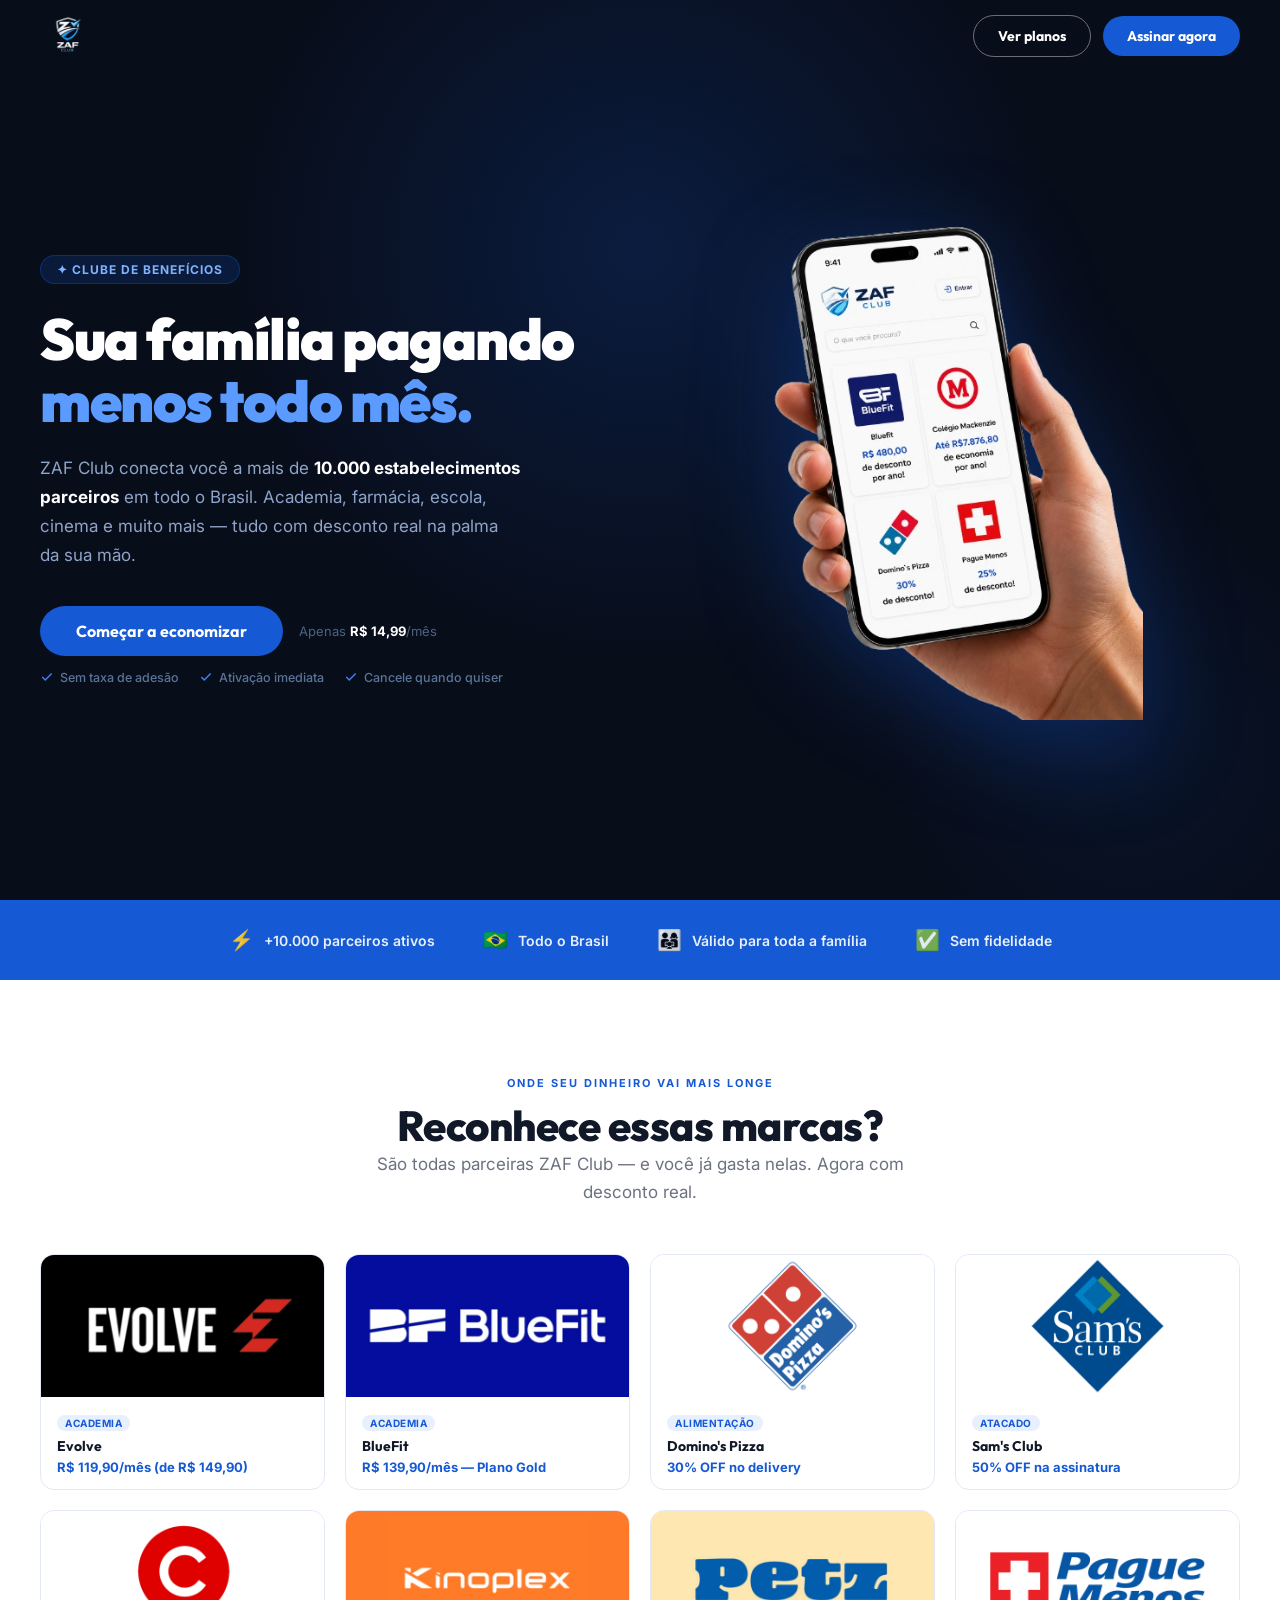
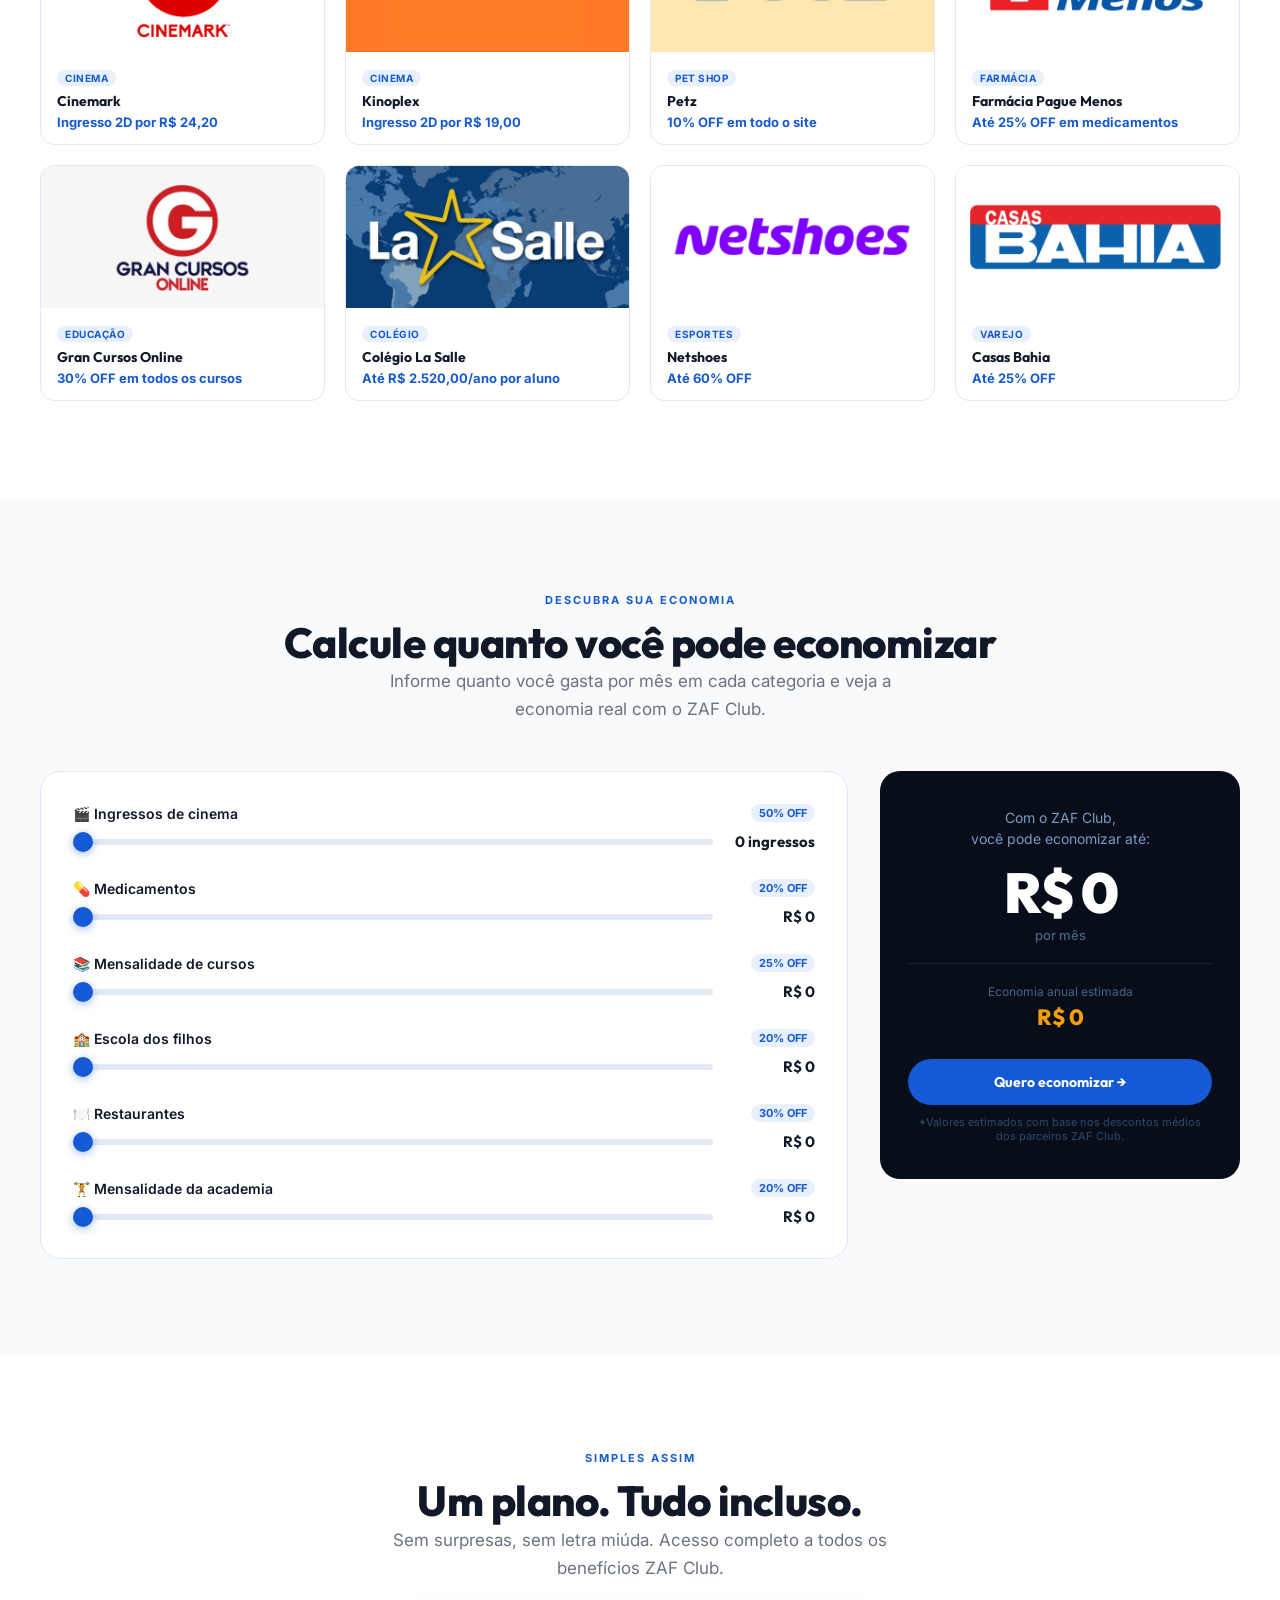
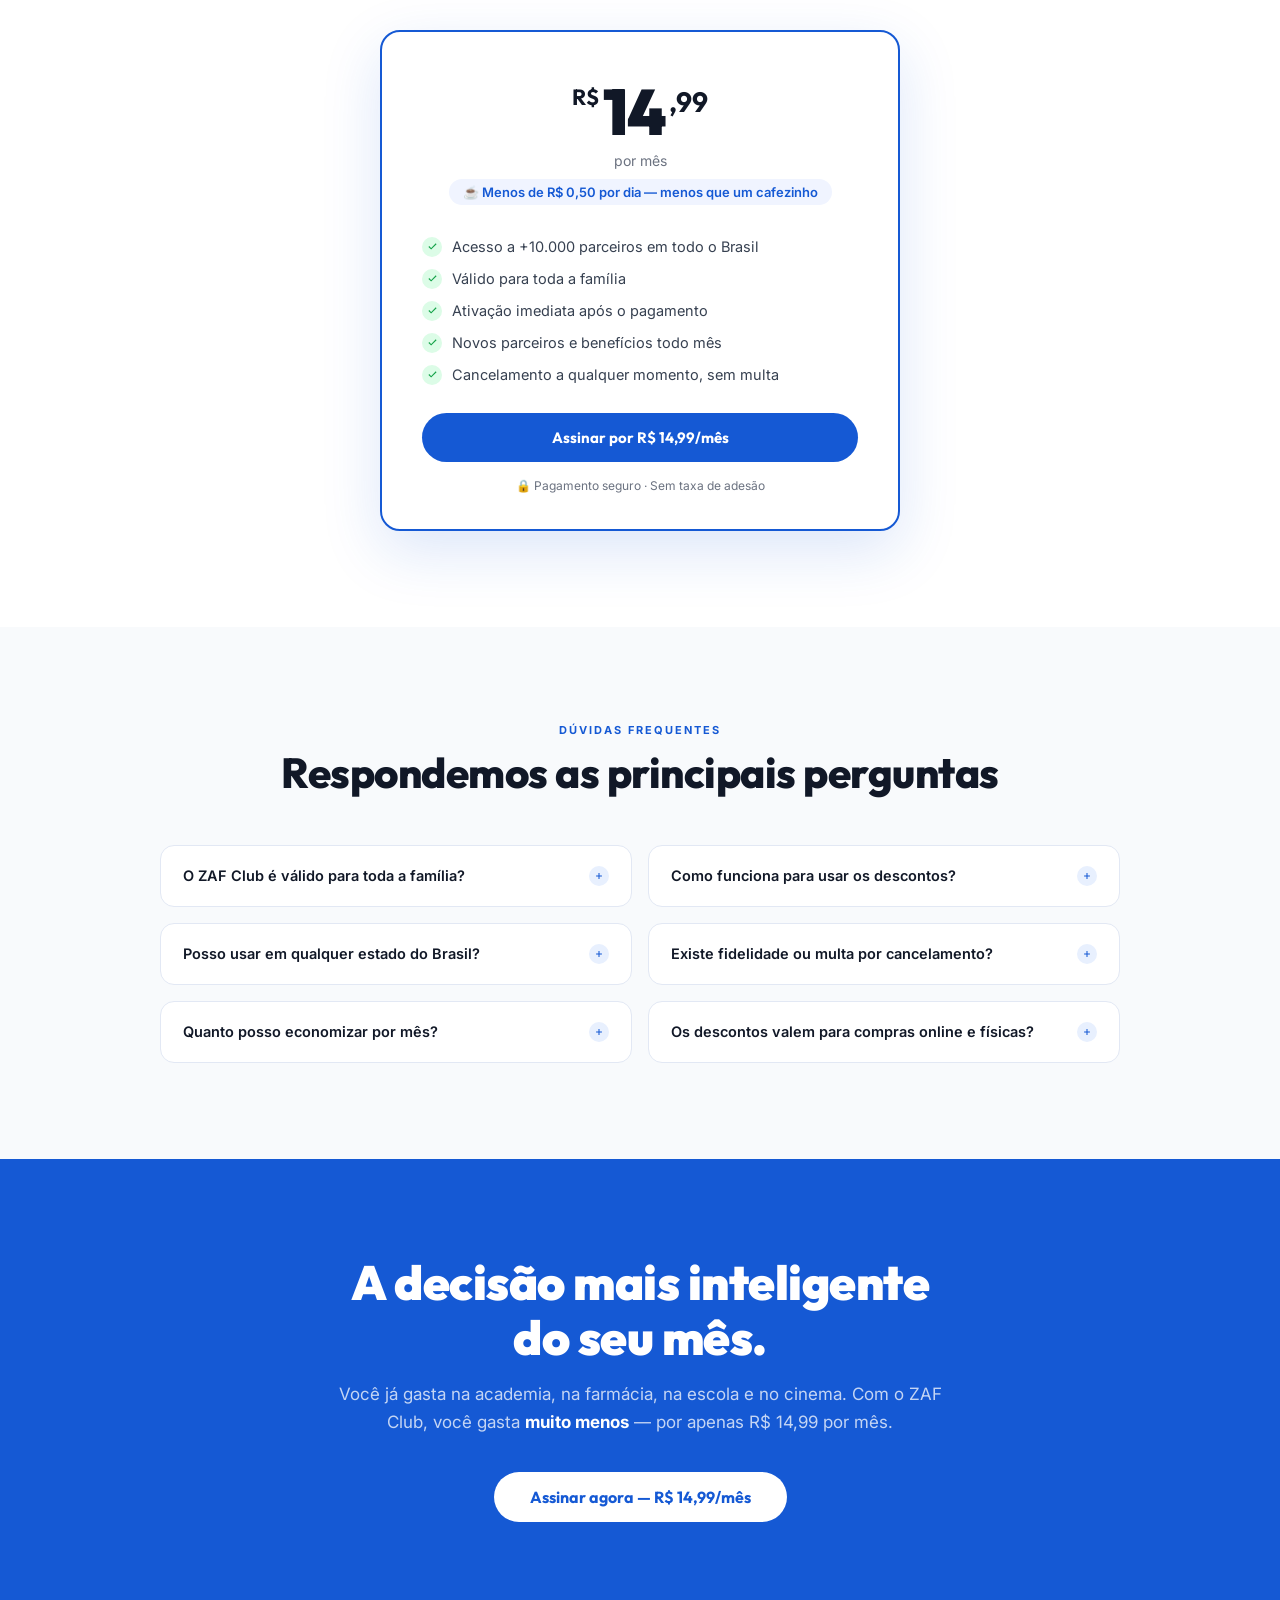
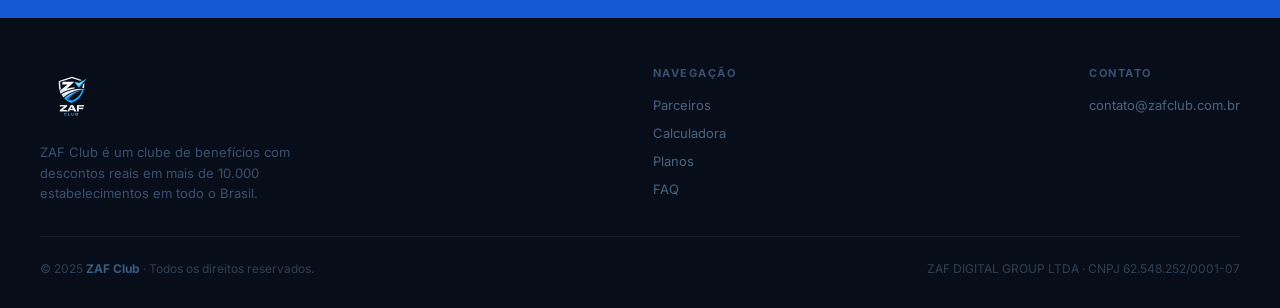
<file: index.html>
<!DOCTYPE html>
<html lang="pt-BR">
<head>
  <meta charset="UTF-8" />
  <meta name="viewport" content="width=device-width, initial-scale=1.0" />
  <title>ZAF Club — Clube de Benefícios</title>
  <meta name="description" content="ZAF Club dá acesso a descontos reais em mais de 10.000 estabelecimentos — academia, farmácia, escola, cinema e muito mais. Por apenas R$ 14,99/mês." />
  <link rel="icon" type="image/png" href="/assets/images/favicon.png" />
  <link rel="preconnect" href="https://fonts.googleapis.com" />
  <link rel="preconnect" href="https://fonts.gstatic.com" crossorigin />
  <link rel="stylesheet" href="https://fonts.googleapis.com/css2?family=Outfit:wght@300;400;500;600;700;800;900&family=Inter:wght@400;500;600&display=swap" />
  <link rel="stylesheet" href="/assets/css/landing.css" />
</head>
<body>

<!-- ════ HEADER ════════════════════════════════════════════ -->
<header class="site-header">
  <a href="/">
    <img class="header-logo" src="/assets/images/logo.png" alt="ZAF Club" width="56" height="56" />
  </a>
  <div class="header-cta">
    <a href="#plano" class="btn btn-outline">Ver planos</a>
    <a href="#plano" class="btn btn-primary">Assinar agora</a>
  </div>
</header>

<!-- ════ HERO ══════════════════════════════════════════════ -->
<section class="hero" id="inicio">
  <div class="hero-inner">
    <div class="hero-content">
      <div class="hero-badge">✦ Clube de Benefícios</div>
      <h1>Sua família pagando<br /><em>menos todo mês.</em></h1>
      <p class="hero-sub">
        ZAF Club conecta você a mais de <strong style="color:#fff">10.000 estabelecimentos parceiros</strong> em todo o Brasil.
        Academia, farmácia, escola, cinema e muito mais — tudo com desconto real na palma da sua mão.
      </p>
      <div class="hero-actions">
        <div class="hero-cta-main">
          <a href="#plano" class="btn btn-primary btn-lg">Começar a economizar</a>
          <span style="font-size:13px;color:#4a6480">Apenas <strong style="color:#fff">R$&nbsp;14,99</strong>/mês</span>
        </div>
        <div class="hero-trust">
          <span class="hero-trust-item">
            <svg width="14" height="14" fill="none" stroke="currentColor" stroke-width="2.5" viewBox="0 0 24 24"><polyline points="20 6 9 17 4 12"/></svg>
            Sem taxa de adesão
          </span>
          <span class="hero-trust-item">
            <svg width="14" height="14" fill="none" stroke="currentColor" stroke-width="2.5" viewBox="0 0 24 24"><polyline points="20 6 9 17 4 12"/></svg>
            Ativação imediata
          </span>
          <span class="hero-trust-item">
            <svg width="14" height="14" fill="none" stroke="currentColor" stroke-width="2.5" viewBox="0 0 24 24"><polyline points="20 6 9 17 4 12"/></svg>
            Cancele quando quiser
          </span>
        </div>
      </div>
    </div>
    <div class="hero-visual">
      <img class="hero-mockup"
           src="/assets/images/mockup_mobile.png"
           alt="App ZAF Club no celular"
           width="420" height="560"
           loading="eager"
           fetchpriority="high" />
    </div>
  </div>
</section>

<!-- ════ TRUST BAR ═════════════════════════════════════════ -->
<div class="trust-bar">
  <div class="trust-bar-inner">
    <div class="trust-item"><span class="trust-item-icon">⚡</span> +10.000 parceiros ativos</div>
    <div class="trust-item"><span class="trust-item-icon">🇧🇷</span> Todo o Brasil</div>
    <div class="trust-item"><span class="trust-item-icon">👨‍👩‍👧</span> Válido para toda a família</div>
    <div class="trust-item"><span class="trust-item-icon">✅</span> Sem fidelidade</div>
  </div>
</div>

<!-- ════ PARTNERS ══════════════════════════════════════════ -->
<section class="section partners-section" id="parceiros">
  <div class="section-inner">
    <div class="section-header" style="text-align:center">
      <p class="section-label">Onde seu dinheiro vai mais longe</p>
      <h2 class="section-title">Reconhece essas marcas?</h2>
      <p class="section-sub" style="margin:0 auto">São todas parceiras ZAF Club — e você já gasta nelas. Agora com desconto real.</p>
    </div>
    <div class="partners-grid-landing">

      <div class="partner-tile">
        <div class="partner-tile-img"><img src="/assets/images/parceiros/evolve.png" alt="Evolve" loading="lazy" /></div>
        <div class="partner-tile-body">
          <span class="partner-tile-cat">Academia</span>
          <div class="partner-tile-name">Evolve</div>
          <div class="partner-tile-discount">R$ 119,90/mês (de R$ 149,90)</div>
        </div>
      </div>

      <div class="partner-tile">
        <div class="partner-tile-img"><img src="/assets/images/parceiros/bluefit.png" alt="BlueFit" loading="lazy" /></div>
        <div class="partner-tile-body">
          <span class="partner-tile-cat">Academia</span>
          <div class="partner-tile-name">BlueFit</div>
          <div class="partner-tile-discount">R$ 139,90/mês — Plano Gold</div>
        </div>
      </div>

      <div class="partner-tile">
        <div class="partner-tile-img"><img src="/assets/images/parceiros/dominos.png" alt="Domino's Pizza" loading="lazy" /></div>
        <div class="partner-tile-body">
          <span class="partner-tile-cat">Alimentação</span>
          <div class="partner-tile-name">Domino's Pizza</div>
          <div class="partner-tile-discount">30% OFF no delivery</div>
        </div>
      </div>

      <div class="partner-tile">
        <div class="partner-tile-img"><img src="/assets/images/parceiros/sams-club.png" alt="Sam's Club" loading="lazy" /></div>
        <div class="partner-tile-body">
          <span class="partner-tile-cat">Atacado</span>
          <div class="partner-tile-name">Sam's Club</div>
          <div class="partner-tile-discount">50% OFF na assinatura</div>
        </div>
      </div>

      <div class="partner-tile">
        <div class="partner-tile-img"><img src="/assets/images/parceiros/cinemark.png" alt="Cinemark" loading="lazy" /></div>
        <div class="partner-tile-body">
          <span class="partner-tile-cat">Cinema</span>
          <div class="partner-tile-name">Cinemark</div>
          <div class="partner-tile-discount">Ingresso 2D por R$ 24,20</div>
        </div>
      </div>

      <div class="partner-tile">
        <div class="partner-tile-img"><img src="/assets/images/parceiros/kinoplex.png" alt="Kinoplex" loading="lazy" /></div>
        <div class="partner-tile-body">
          <span class="partner-tile-cat">Cinema</span>
          <div class="partner-tile-name">Kinoplex</div>
          <div class="partner-tile-discount">Ingresso 2D por R$ 19,00</div>
        </div>
      </div>

      <div class="partner-tile">
        <div class="partner-tile-img"><img src="/assets/images/parceiros/petz.png" alt="Petz" loading="lazy" /></div>
        <div class="partner-tile-body">
          <span class="partner-tile-cat">Pet Shop</span>
          <div class="partner-tile-name">Petz</div>
          <div class="partner-tile-discount">10% OFF em todo o site</div>
        </div>
      </div>

      <div class="partner-tile">
        <div class="partner-tile-img"><img src="/assets/images/parceiros/pague-menos.png" alt="Pague Menos" loading="lazy" /></div>
        <div class="partner-tile-body">
          <span class="partner-tile-cat">Farmácia</span>
          <div class="partner-tile-name">Farmácia Pague Menos</div>
          <div class="partner-tile-discount">Até 25% OFF em medicamentos</div>
        </div>
      </div>

      <div class="partner-tile">
        <div class="partner-tile-img"><img src="/assets/images/parceiros/gran-cursos.png" alt="Gran Cursos" loading="lazy" /></div>
        <div class="partner-tile-body">
          <span class="partner-tile-cat">Educação</span>
          <div class="partner-tile-name">Gran Cursos Online</div>
          <div class="partner-tile-discount">30% OFF em todos os cursos</div>
        </div>
      </div>

      <div class="partner-tile">
        <div class="partner-tile-img"><img src="/assets/images/parceiros/la-salle.png" alt="La Salle" loading="lazy" /></div>
        <div class="partner-tile-body">
          <span class="partner-tile-cat">Colégio</span>
          <div class="partner-tile-name">Colégio La Salle</div>
          <div class="partner-tile-discount">Até R$ 2.520,00/ano por aluno</div>
        </div>
      </div>

      <div class="partner-tile">
        <div class="partner-tile-img"><img src="/assets/images/parceiros/netshoes.png" alt="Netshoes" loading="lazy" /></div>
        <div class="partner-tile-body">
          <span class="partner-tile-cat">Esportes</span>
          <div class="partner-tile-name">Netshoes</div>
          <div class="partner-tile-discount">Até 60% OFF</div>
        </div>
      </div>

      <div class="partner-tile">
        <div class="partner-tile-img"><img src="/assets/images/parceiros/casas-bahia.png" alt="Casas Bahia" loading="lazy" /></div>
        <div class="partner-tile-body">
          <span class="partner-tile-cat">Varejo</span>
          <div class="partner-tile-name">Casas Bahia</div>
          <div class="partner-tile-discount">Até 25% OFF</div>
        </div>
      </div>

    </div>
  </div>
</section>

<!-- ════ CALCULATOR ════════════════════════════════════════ -->
<section class="section calculator-section" id="calculadora">
  <div class="section-inner">
    <div class="section-header" style="text-align:center">
      <p class="section-label">Descubra sua economia</p>
      <h2 class="section-title">Calcule quanto você pode economizar</h2>
      <p class="section-sub" style="margin:0 auto">Informe quanto você gasta por mês em cada categoria e veja a economia real com o ZAF Club.</p>
    </div>
    <div class="calc-grid">

      <!-- SLIDERS -->
      <div class="calc-sliders">

        <div class="calc-slider-row">
          <div class="calc-slider-header">
            <span class="calc-slider-label">🎬 Ingressos de cinema</span>
            <span class="calc-slider-discount">50% OFF</span>
          </div>
          <div class="calc-slider-value-row">
            <input type="range" class="calc-range" data-key="ingressos" min="0" max="20" step="1" value="0" />
            <span class="calc-val-display" id="val-ingressos">0 ingressos</span>
          </div>
        </div>

        <div class="calc-slider-row">
          <div class="calc-slider-header">
            <span class="calc-slider-label">💊 Medicamentos</span>
            <span class="calc-slider-discount">20% OFF</span>
          </div>
          <div class="calc-slider-value-row">
            <input type="range" class="calc-range" data-key="medicamentos" min="0" max="1000" step="20" value="0" />
            <span class="calc-val-display" id="val-medicamentos">R$ 0</span>
          </div>
        </div>

        <div class="calc-slider-row">
          <div class="calc-slider-header">
            <span class="calc-slider-label">📚 Mensalidade de cursos</span>
            <span class="calc-slider-discount">25% OFF</span>
          </div>
          <div class="calc-slider-value-row">
            <input type="range" class="calc-range" data-key="cursos" min="0" max="3000" step="50" value="0" />
            <span class="calc-val-display" id="val-cursos">R$ 0</span>
          </div>
        </div>

        <div class="calc-slider-row">
          <div class="calc-slider-header">
            <span class="calc-slider-label">🏫 Escola dos filhos</span>
            <span class="calc-slider-discount">20% OFF</span>
          </div>
          <div class="calc-slider-value-row">
            <input type="range" class="calc-range" data-key="escolas" min="0" max="5000" step="100" value="0" />
            <span class="calc-val-display" id="val-escolas">R$ 0</span>
          </div>
        </div>

        <div class="calc-slider-row">
          <div class="calc-slider-header">
            <span class="calc-slider-label">🍽️ Restaurantes</span>
            <span class="calc-slider-discount">30% OFF</span>
          </div>
          <div class="calc-slider-value-row">
            <input type="range" class="calc-range" data-key="restaurantes" min="0" max="2000" step="50" value="0" />
            <span class="calc-val-display" id="val-restaurantes">R$ 0</span>
          </div>
        </div>

        <div class="calc-slider-row">
          <div class="calc-slider-header">
            <span class="calc-slider-label">🏋️ Mensalidade da academia</span>
            <span class="calc-slider-discount">20% OFF</span>
          </div>
          <div class="calc-slider-value-row">
            <input type="range" class="calc-range" data-key="academia" min="0" max="500" step="10" value="0" />
            <span class="calc-val-display" id="val-academia">R$ 0</span>
          </div>
        </div>

      </div>

      <!-- RESULT CARD -->
      <div class="calc-result">
        <p class="calc-result-label">Com o ZAF Club,<br />você pode economizar até:</p>
        <div class="calc-result-val" id="calc-result-val" data-current="0">R$ 0</div>
        <p class="calc-result-period">por mês</p>
        <div class="calc-result-year">
          <p class="calc-result-year-label">Economia anual estimada</p>
          <div class="calc-result-year-val" id="calc-result-year">R$ 0</div>
        </div>
        <div class="calc-result-cta">
          <a href="#plano" class="btn">Quero economizar →</a>
        </div>
        <p class="calc-result-note">*Valores estimados com base nos descontos médios dos parceiros ZAF Club.</p>
      </div>

    </div>
  </div>
</section>

<!-- ════ PRICING ═══════════════════════════════════════════ -->
<section class="section pricing-section" id="plano">
  <div class="section-inner">
    <div class="section-header" style="text-align:center">
      <p class="section-label">Simples assim</p>
      <h2 class="section-title">Um plano. Tudo incluso.</h2>
      <p class="section-sub" style="margin:0 auto">Sem surpresas, sem letra miúda. Acesso completo a todos os benefícios ZAF Club.</p>
    </div>
    <div class="pricing-wrapper">
      <div class="pricing-card">
        <div class="pricing-card-body">
          <div class="pricing-main">
            <div class="pricing-amount">
              <span class="pricing-currency">R$</span>
              <span class="pricing-value">14</span>
              <span class="pricing-cents">,99</span>
            </div>
            <p class="pricing-freq">por mês</p>
            <p class="pricing-micro">☕ Menos de R$&nbsp;0,50 por dia — menos que um cafezinho</p>
          </div>
          <ul class="pricing-features">
            <li class="pricing-feature">
              <div class="pricing-check"><svg fill="none" stroke="currentColor" stroke-width="2.5" viewBox="0 0 24 24"><polyline points="20 6 9 17 4 12"/></svg></div>
              Acesso a +10.000 parceiros em todo o Brasil
            </li>
            <li class="pricing-feature">
              <div class="pricing-check"><svg fill="none" stroke="currentColor" stroke-width="2.5" viewBox="0 0 24 24"><polyline points="20 6 9 17 4 12"/></svg></div>
              Válido para toda a família
            </li>
            <li class="pricing-feature">
              <div class="pricing-check"><svg fill="none" stroke="currentColor" stroke-width="2.5" viewBox="0 0 24 24"><polyline points="20 6 9 17 4 12"/></svg></div>
              Ativação imediata após o pagamento
            </li>
            <li class="pricing-feature">
              <div class="pricing-check"><svg fill="none" stroke="currentColor" stroke-width="2.5" viewBox="0 0 24 24"><polyline points="20 6 9 17 4 12"/></svg></div>
              Novos parceiros e benefícios todo mês
            </li>
            <li class="pricing-feature">
              <div class="pricing-check"><svg fill="none" stroke="currentColor" stroke-width="2.5" viewBox="0 0 24 24"><polyline points="20 6 9 17 4 12"/></svg></div>
              Cancelamento a qualquer momento, sem multa
            </li>
          </ul>
          <div class="pricing-cta-group">
            <!-- TODO: substituir href pelo link de pagamento -->
            <a href="https://payment-link-v3.pagar.me/pl_vrRmA05EOe1Kme2sRZHPrK6lk3LZ8bQj" class="btn btn-primary">Assinar por R$ 14,99/mês</a>
          </div>
          <p class="pricing-guarantee">🔒 Pagamento seguro · Sem taxa de adesão</p>
        </div>
      </div>
    </div>
  </div>
</section>

<!-- ════ FAQ ════════════════════════════════════════════════ -->
<section class="section faq-section" id="faq">
  <div class="section-inner">
    <div class="section-header" style="text-align:center">
      <p class="section-label">Dúvidas frequentes</p>
      <h2 class="section-title">Respondemos as principais perguntas</h2>
    </div>
    <div class="faq-grid">

      <details class="faq-item">
        <summary class="faq-q">
          O ZAF Club é válido para toda a família?
          <span class="faq-arrow"><svg fill="none" stroke="currentColor" stroke-width="2.5" viewBox="0 0 24 24"><line x1="12" y1="5" x2="12" y2="19"/><line x1="5" y1="12" x2="19" y2="12"/></svg></span>
        </summary>
        <div class="faq-a">Sim! Um único plano cobre você, seu cônjuge e seus filhos sem nenhum custo adicional. Toda a família aproveita os descontos.</div>
      </details>

      <details class="faq-item">
        <summary class="faq-q">
          Como funciona para usar os descontos?
          <span class="faq-arrow"><svg fill="none" stroke="currentColor" stroke-width="2.5" viewBox="0 0 24 24"><line x1="12" y1="5" x2="12" y2="19"/><line x1="5" y1="12" x2="19" y2="12"/></svg></span>
        </summary>
        <div class="faq-a">Após a contratação, você recebe acesso à plataforma ZAF Club e ao aplicativo da ZAF Club (Android e iOS) com todos os parceiros e as instruções de como ativar cada benefício — direto pelo celular ou computador.</div>
      </details>

      <details class="faq-item">
        <summary class="faq-q">
          Posso usar em qualquer estado do Brasil?
          <span class="faq-arrow"><svg fill="none" stroke="currentColor" stroke-width="2.5" viewBox="0 0 24 24"><line x1="12" y1="5" x2="12" y2="19"/><line x1="5" y1="12" x2="19" y2="12"/></svg></span>
        </summary>
        <div class="faq-a">Sim! Temos mais de 10.000 parceiros ativos em todo o território nacional. Onde você estiver, terá acesso a algum benefício ZAF Club.</div>
      </details>

      <details class="faq-item">
        <summary class="faq-q">
          Existe fidelidade ou multa por cancelamento?
          <span class="faq-arrow"><svg fill="none" stroke="currentColor" stroke-width="2.5" viewBox="0 0 24 24"><line x1="12" y1="5" x2="12" y2="19"/><line x1="5" y1="12" x2="19" y2="12"/></svg></span>
        </summary>
        <div class="faq-a">Não. Você pode cancelar quando quiser, sem multa e sem burocracia. Sua satisfação é o que importa.</div>
      </details>

      <details class="faq-item">
        <summary class="faq-q">
          Quanto posso economizar por mês?
          <span class="faq-arrow"><svg fill="none" stroke="currentColor" stroke-width="2.5" viewBox="0 0 24 24"><line x1="12" y1="5" x2="12" y2="19"/><line x1="5" y1="12" x2="19" y2="12"/></svg></span>
        </summary>
        <div class="faq-a">Depende do quanto você usa. Famílias que aproveitam descontos em academia, farmácia, escola e cinema costumam economizar de R$ 100 a R$ 500 por mês — muito mais do que os R$ 14,99 da assinatura. Use nossa calculadora para ver sua estimativa personalizada.</div>
      </details>

      <details class="faq-item">
        <summary class="faq-q">
          Os descontos valem para compras online e físicas?
          <span class="faq-arrow"><svg fill="none" stroke="currentColor" stroke-width="2.5" viewBox="0 0 24 24"><line x1="12" y1="5" x2="12" y2="19"/><line x1="5" y1="12" x2="19" y2="12"/></svg></span>
        </summary>
        <div class="faq-a">Depende do parceiro. Muitos oferecem benefícios tanto em lojas físicas quanto online — as condições de cada parceiro são descritas detalhadamente na plataforma.</div>
      </details>

    </div>
  </div>
</section>

<!-- ════ FINAL CTA ══════════════════════════════════════════ -->
<section class="final-cta">
  <div class="final-cta-inner">
    <h2>A decisão mais inteligente<br />do seu mês.</h2>
    <p>Você já gasta na academia, na farmácia, na escola e no cinema. Com o ZAF Club, você gasta <strong style="color:#fff">muito menos</strong> — por apenas R$ 14,99 por mês.</p>
    <div class="final-cta-actions">
      <!-- TODO: substituir href pelo link de pagamento -->
      <a href="https://payment-link-v3.pagar.me/pl_vrRmA05EOe1Kme2sRZHPrK6lk3LZ8bQj" class="btn btn-white btn-lg">Assinar agora — R$ 14,99/mês</a>
    </div>
  </div>
</section>

<!-- ════ FOOTER ═════════════════════════════════════════════ -->
<footer class="site-footer">
  <div class="footer-inner">
    <div class="footer-top">
      <div>
        <img class="footer-logo-img" src="/assets/images/logo.png" alt="ZAF Club" width="64" height="64" />
        <p class="footer-desc">ZAF Club é um clube de benefícios com descontos reais em mais de 10.000 estabelecimentos em todo o Brasil.</p>
      </div>
      <div>
        <p class="footer-col-title">Navegação</p>
        <ul class="footer-links">
          <li><a href="#parceiros">Parceiros</a></li>
          <li><a href="#calculadora">Calculadora</a></li>
          <li><a href="#plano">Planos</a></li>
          <li><a href="#faq">FAQ</a></li>
        </ul>
      </div>
      <div>
        <p class="footer-col-title">Contato</p>
        <ul class="footer-links">
          <li><a href="mailto:contato@zafclub.com.br">contato@zafclub.com.br</a></li>
        </ul>
      </div>
    </div>
    <div class="footer-bottom">
      <p class="footer-copy">© 2025 <strong>ZAF Club</strong> · Todos os direitos reservados.</p>
      <p class="footer-copy">ZAF DIGITAL GROUP LTDA · CNPJ 62.548.252/0001-07</p>
    </div>
  </div>
</footer>

<script src="/assets/js/landing.js"></script>
</body>
</html>
</file>
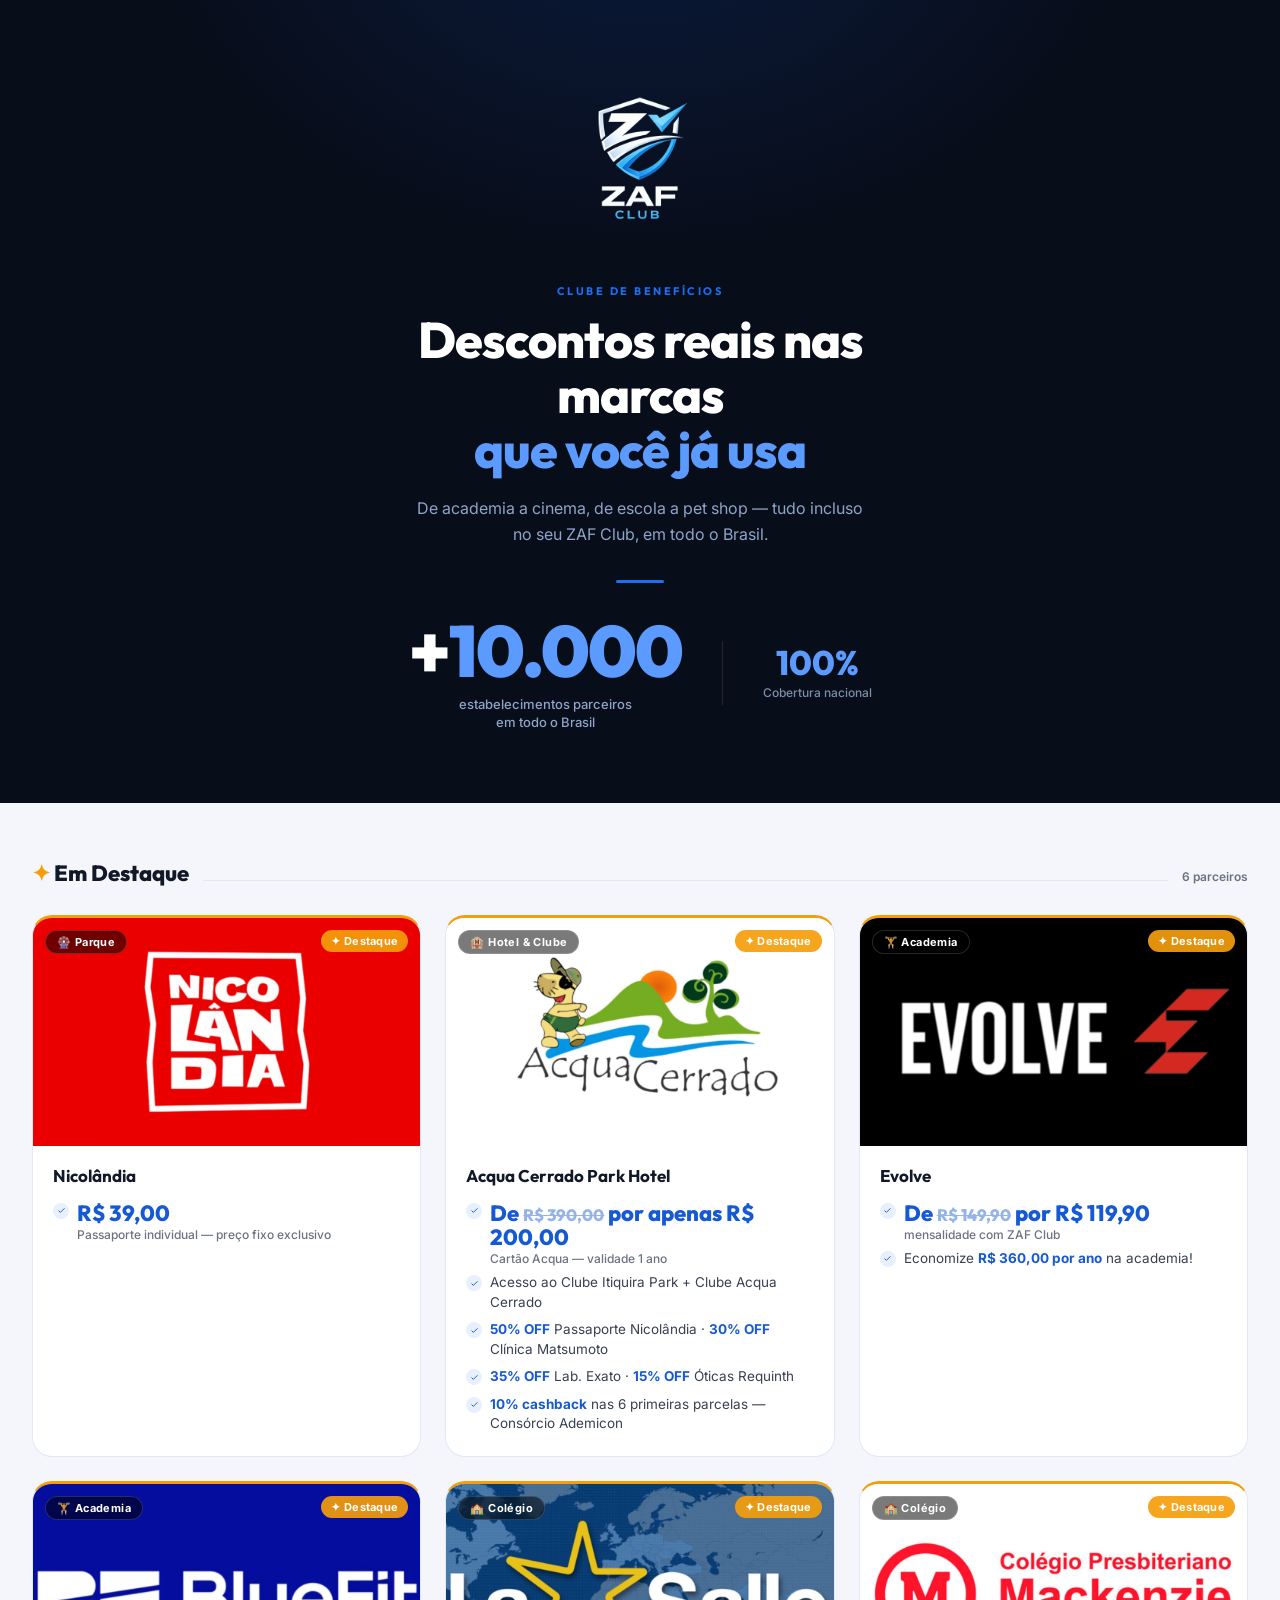
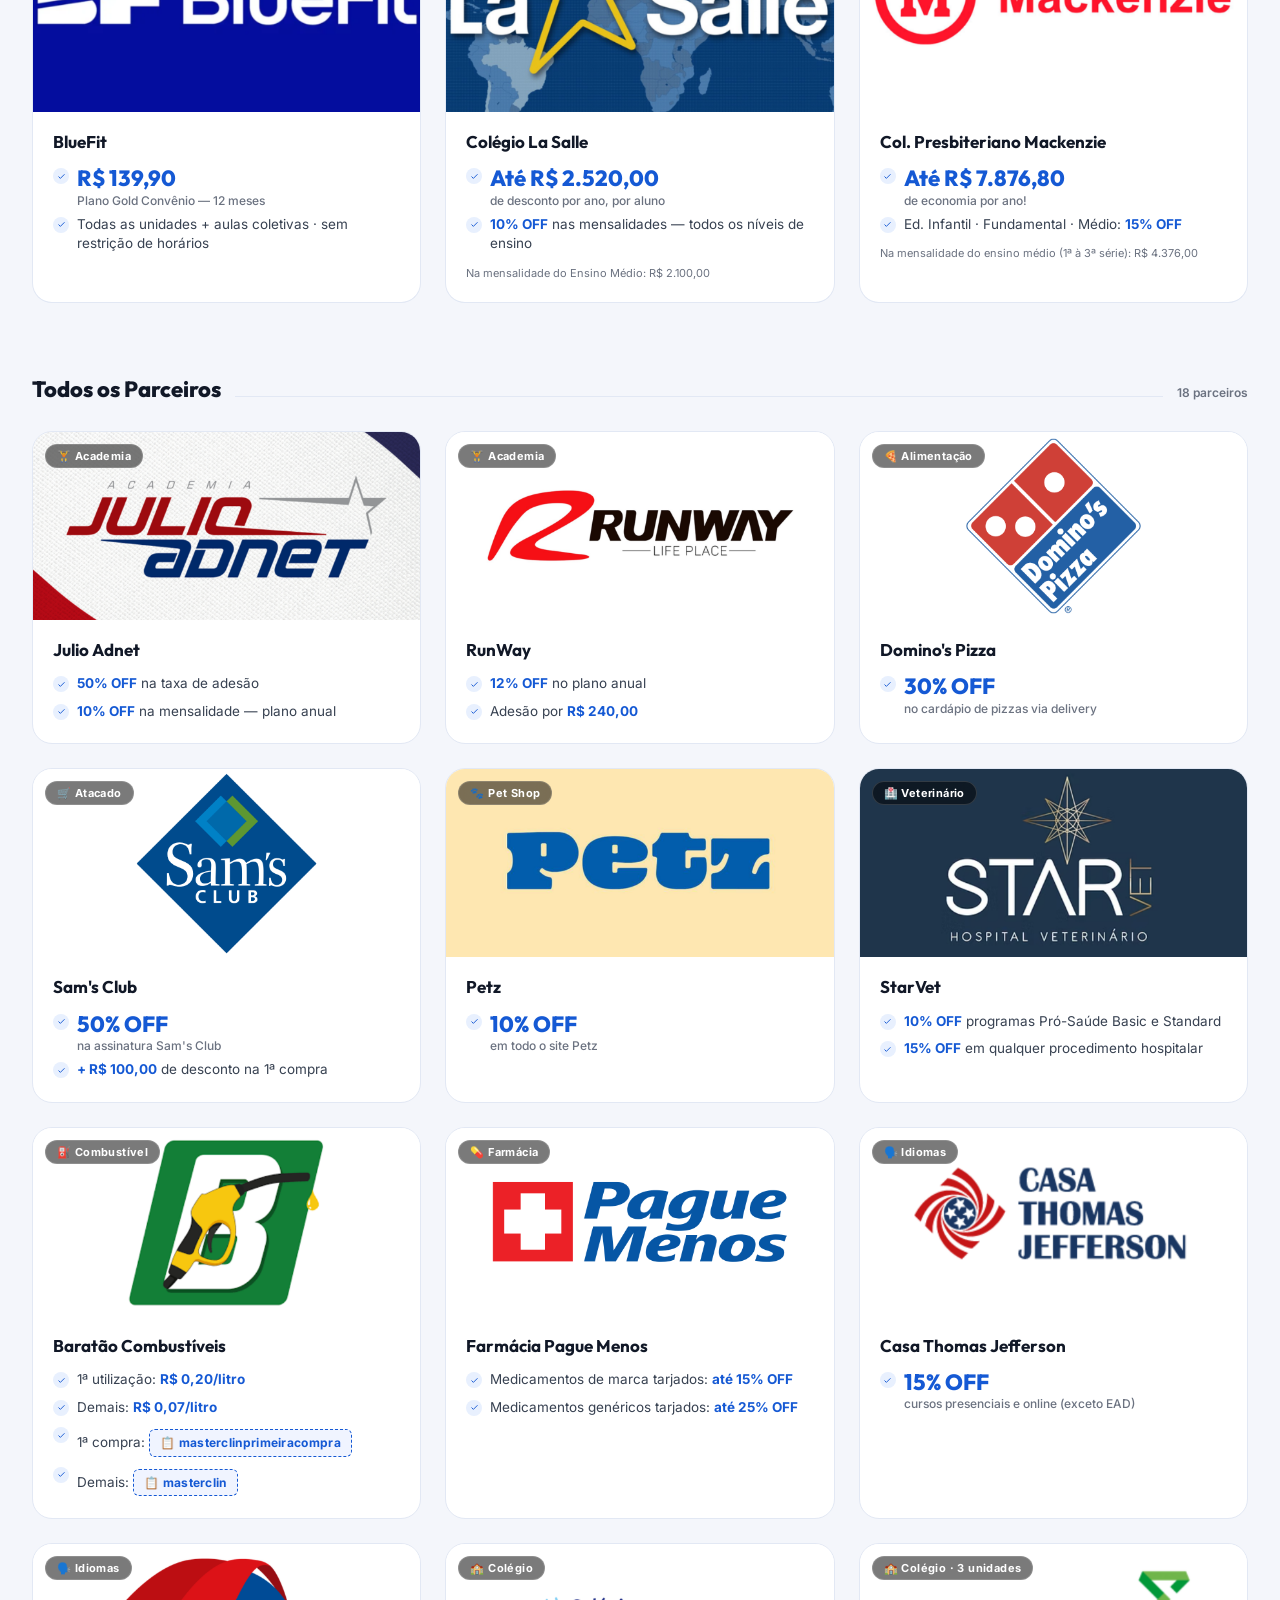
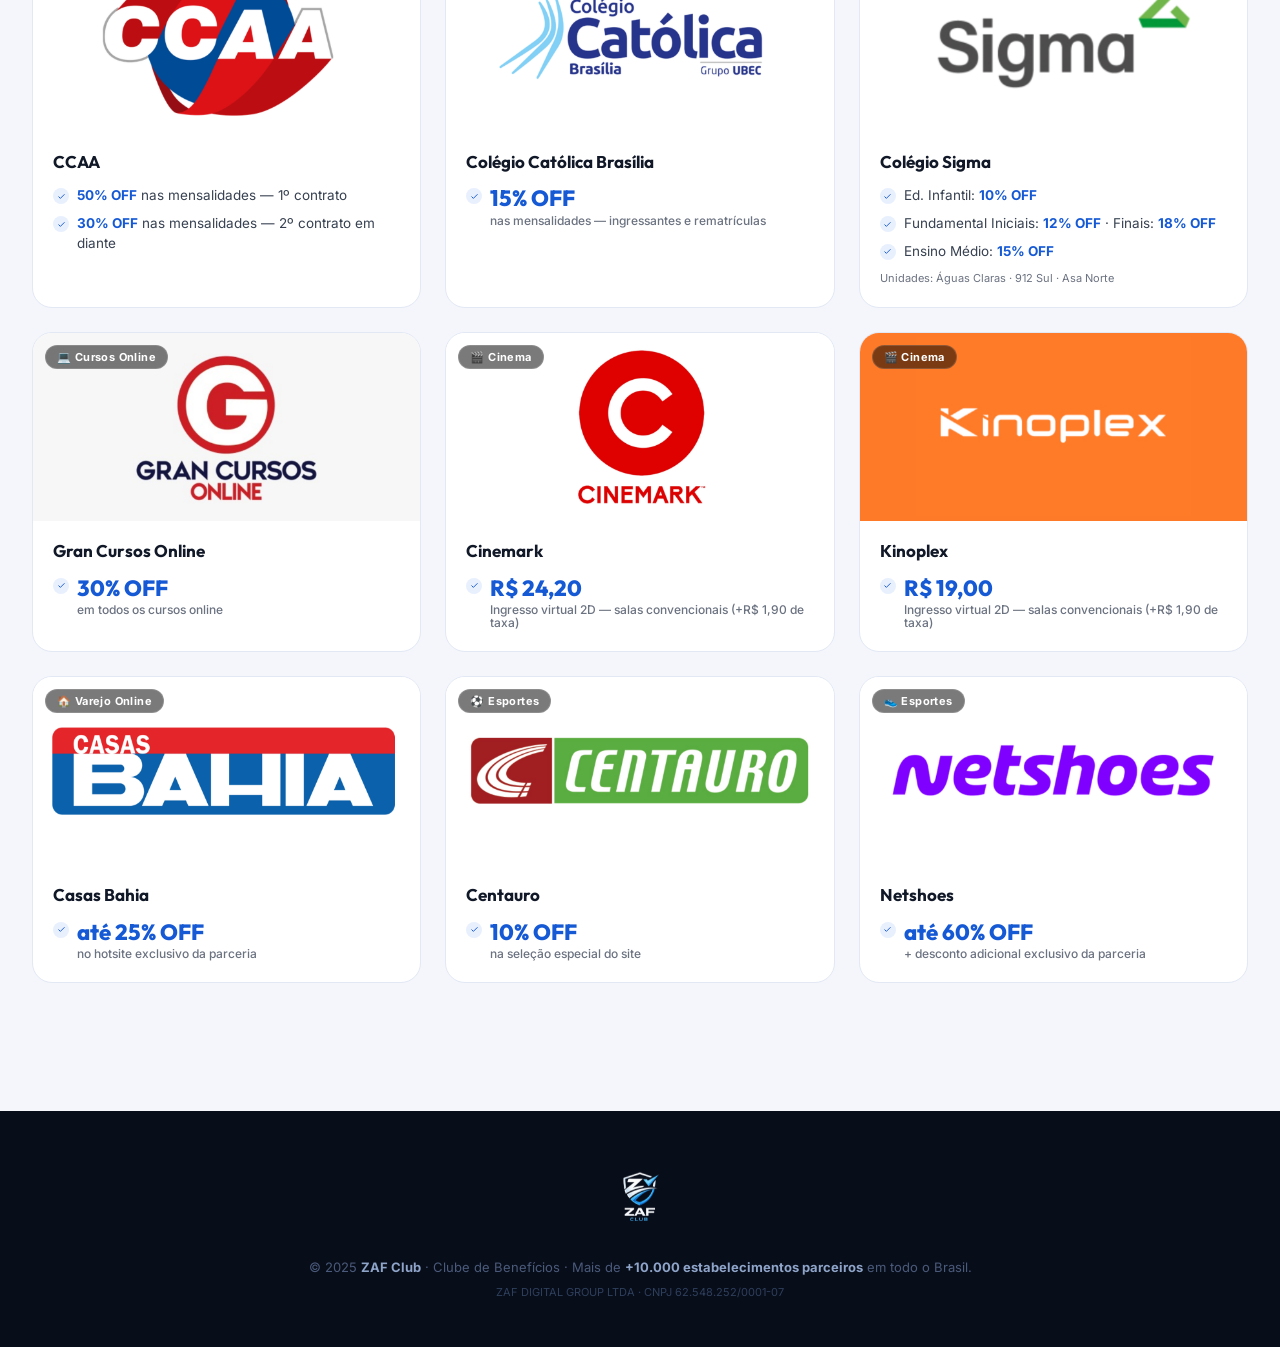
<file: portfolio/index.html>
<!DOCTYPE html>
<html lang="pt-BR">
<head>
  <meta charset="UTF-8" />
  <meta name="viewport" content="width=device-width, initial-scale=1.0" />
  <title>ZAF Club — Catálogo de Benefícios</title>
  <link rel="icon" type="image/png" href="/assets/images/favicon.png" />
  <link rel="preconnect" href="https://fonts.googleapis.com" />
  <link rel="stylesheet" href="/assets/css/style.css" />
</head>
<body>

<!-- ════════════════════════════════════════ -->
<!--                  HERO                  -->
<!-- ════════════════════════════════════════ -->
<section class="hero">
  <img class="hero-logo" src="/assets/images/logo.png" alt="ZAF Club" width="200" height="200" />
  <p class="hero-eyebrow">Clube de Benefícios</p>
  <h1>Descontos reais nas marcas<br /><em>que você já usa</em></h1>
  <p class="hero-sub">De academia a cinema, de escola a pet shop — tudo incluso no seu ZAF Club, em todo o Brasil.</p>
  <div class="hero-divider"></div>
  <div class="hero-stats">
    <div class="hero-stat hero-stat--main">
      <div class="hero-stat-val">+<span>10.000</span></div>
      <div class="hero-stat-label">estabelecimentos parceiros<br>em todo o Brasil</div>
    </div>
    <div class="hero-stat-sep"></div>
    <div class="hero-stat">
      <div class="hero-stat-val"><span>100%</span></div>
      <div class="hero-stat-label">Cobertura nacional</div>
    </div>
  </div>
</section>

<!-- ════════════════════════════════════════ -->
<!--                  MAIN                  -->
<!-- ════════════════════════════════════════ -->
<main>

  <!-- ╔══════════════════════════════════╗ -->
  <!-- ║          EM DESTAQUE            ║ -->
  <!-- ╚══════════════════════════════════╝ -->
  <section class="section-destaques">
    <div class="section-header">
      <h2 class="section-title"><span class="star">✦</span> Em Destaque</h2>
      <div class="section-line"></div>
      <span class="section-count">6 parceiros</span>
    </div>
    <div class="partners-grid">

      <!-- Nicolândia -->
      <article class="partner-card partner-card--featured">
        <div class="card-img card-img--featured">
          <img src="/assets/images/parceiros/nicolandia.png" alt="Nicolândia" loading="eager" decoding="async" width="600" height="300" />
          <div class="card-cat-badge">🎡 Parque</div>
          <div class="card-destaque-badge">✦ Destaque</div>
        </div>
        <div class="card-body">
          <h3 class="card-partner-name">Nicolândia</h3>
          <ul class="card-benefits">
            <li class="card-benefit">
              <div class="benefit-check"><svg fill="none" stroke="currentColor" stroke-width="2.5" viewBox="0 0 24 24"><polyline points="20 6 9 17 4 12"/></svg></div>
              <span><span class="val-big">R$ 39,00<small>Passaporte individual — preço fixo exclusivo</small></span></span>
            </li>
          </ul>
        </div>
      </article>

      <!-- Acqua Cerrado -->
      <article class="partner-card partner-card--featured">
        <div class="card-img card-img--featured">
          <img src="/assets/images/parceiros/acqua-cerrado.png" alt="Acqua Cerrado Park Hotel" loading="eager" decoding="async" width="600" height="300" />
          <div class="card-cat-badge">🏨 Hotel & Clube</div>
          <div class="card-destaque-badge">✦ Destaque</div>
        </div>
        <div class="card-body">
          <h3 class="card-partner-name">Acqua Cerrado Park Hotel</h3>
          <ul class="card-benefits">
            <li class="card-benefit">
              <div class="benefit-check"><svg fill="none" stroke="currentColor" stroke-width="2.5" viewBox="0 0 24 24"><polyline points="20 6 9 17 4 12"/></svg></div>
              <span><span class="val-big">De <s style="opacity:.45;font-size:75%">R$&nbsp;390,00</s> por apenas R$ 200,00<small>Cartão Acqua — validade 1 ano</small></span></span>
            </li>
            <li class="card-benefit">
              <div class="benefit-check"><svg fill="none" stroke="currentColor" stroke-width="2.5" viewBox="0 0 24 24"><polyline points="20 6 9 17 4 12"/></svg></div>
              <span>Acesso ao Clube Itiquira Park + Clube Acqua Cerrado</span>
            </li>
            <li class="card-benefit">
              <div class="benefit-check"><svg fill="none" stroke="currentColor" stroke-width="2.5" viewBox="0 0 24 24"><polyline points="20 6 9 17 4 12"/></svg></div>
              <span><span class="val">50% OFF</span> Passaporte Nicolândia · <span class="val">30% OFF</span> Clínica Matsumoto</span>
            </li>
            <li class="card-benefit">
              <div class="benefit-check"><svg fill="none" stroke="currentColor" stroke-width="2.5" viewBox="0 0 24 24"><polyline points="20 6 9 17 4 12"/></svg></div>
              <span><span class="val">35% OFF</span> Lab. Exato · <span class="val">15% OFF</span> Óticas Requinth</span>
            </li>
            <li class="card-benefit">
              <div class="benefit-check"><svg fill="none" stroke="currentColor" stroke-width="2.5" viewBox="0 0 24 24"><polyline points="20 6 9 17 4 12"/></svg></div>
              <span><span class="val">10% cashback</span> nas 6 primeiras parcelas — Consórcio Ademicon</span>
            </li>
          </ul>
        </div>
      </article>

      <!-- Evolve -->
      <article class="partner-card partner-card--featured">
        <div class="card-img card-img--featured">
          <img src="/assets/images/parceiros/evolve.png" alt="Evolve" loading="eager" decoding="async" width="600" height="300" />
          <div class="card-cat-badge">🏋️ Academia</div>
          <div class="card-destaque-badge">✦ Destaque</div>
        </div>
        <div class="card-body">
          <h3 class="card-partner-name">Evolve</h3>
          <ul class="card-benefits">
            <li class="card-benefit">
              <div class="benefit-check"><svg fill="none" stroke="currentColor" stroke-width="2.5" viewBox="0 0 24 24"><polyline points="20 6 9 17 4 12"/></svg></div>
              <span><span class="val-big">De <s style="opacity:.45;font-size:75%">R$&nbsp;149,90</s> por R$ 119,90<small>mensalidade com ZAF Club</small></span></span>
            </li>
            <li class="card-benefit">
              <div class="benefit-check"><svg fill="none" stroke="currentColor" stroke-width="2.5" viewBox="0 0 24 24"><polyline points="20 6 9 17 4 12"/></svg></div>
              <span>Economize <span class="val">R$ 360,00 por ano</span> na academia!</span>
            </li>
          </ul>
        </div>
      </article>

      <!-- BlueFit -->
      <article class="partner-card partner-card--featured">
        <div class="card-img card-img--featured">
          <img src="/assets/images/parceiros/bluefit.png" alt="BlueFit" loading="eager" decoding="async" width="600" height="300" />
          <div class="card-cat-badge">🏋️ Academia</div>
          <div class="card-destaque-badge">✦ Destaque</div>
        </div>
        <div class="card-body">
          <h3 class="card-partner-name">BlueFit</h3>
          <ul class="card-benefits">
            <li class="card-benefit">
              <div class="benefit-check"><svg fill="none" stroke="currentColor" stroke-width="2.5" viewBox="0 0 24 24"><polyline points="20 6 9 17 4 12"/></svg></div>
              <span><span class="val-big">R$ 139,90<small>Plano Gold Convênio — 12 meses</small></span></span>
            </li>
            <li class="card-benefit">
              <div class="benefit-check"><svg fill="none" stroke="currentColor" stroke-width="2.5" viewBox="0 0 24 24"><polyline points="20 6 9 17 4 12"/></svg></div>
              <span>Todas as unidades + aulas coletivas · sem restrição de horários</span>
            </li>
          </ul>
        </div>
      </article>

      <!-- La Salle -->
      <article class="partner-card partner-card--featured">
        <div class="card-img card-img--featured">
          <img src="/assets/images/parceiros/la-salle.png" alt="Colégio La Salle" loading="eager" decoding="async" width="600" height="300" />
          <div class="card-cat-badge">🏫 Colégio</div>
          <div class="card-destaque-badge">✦ Destaque</div>
        </div>
        <div class="card-body">
          <h3 class="card-partner-name">Colégio La Salle</h3>
          <ul class="card-benefits">
            <li class="card-benefit">
              <div class="benefit-check"><svg fill="none" stroke="currentColor" stroke-width="2.5" viewBox="0 0 24 24"><polyline points="20 6 9 17 4 12"/></svg></div>
              <span><span class="val-big">Até R$ 2.520,00<small>de desconto por ano, por aluno</small></span></span>
            </li>
            <li class="card-benefit">
              <div class="benefit-check"><svg fill="none" stroke="currentColor" stroke-width="2.5" viewBox="0 0 24 24"><polyline points="20 6 9 17 4 12"/></svg></div>
              <span><span class="val">10% OFF</span> nas mensalidades — todos os níveis de ensino</span>
            </li>
          </ul>
          <p style="font-size:11px;color:var(--muted);margin-top:12px">Na mensalidade do Ensino Médio: R$ 2.100,00</p>
        </div>
      </article>

      <!-- Mackenzie -->
      <article class="partner-card partner-card--featured">
        <div class="card-img card-img--featured">
          <img src="/assets/images/parceiros/mackenzie.png" alt="Colégio Mackenzie" loading="eager" decoding="async" width="600" height="300" />
          <div class="card-cat-badge">🏫 Colégio</div>
          <div class="card-destaque-badge">✦ Destaque</div>
        </div>
        <div class="card-body">
          <h3 class="card-partner-name">Col. Presbiteriano Mackenzie</h3>
          <ul class="card-benefits">
            <li class="card-benefit">
              <div class="benefit-check"><svg fill="none" stroke="currentColor" stroke-width="2.5" viewBox="0 0 24 24"><polyline points="20 6 9 17 4 12"/></svg></div>
              <span><span class="val-big">Até R$ 7.876,80<small>de economia por ano!</small></span></span>
            </li>
            <li class="card-benefit">
              <div class="benefit-check"><svg fill="none" stroke="currentColor" stroke-width="2.5" viewBox="0 0 24 24"><polyline points="20 6 9 17 4 12"/></svg></div>
              <span>Ed. Infantil · Fundamental · Médio: <span class="val">15% OFF</span></span>
            </li>
          </ul>
          <p style="font-size:11px;color:var(--muted);margin-top:12px">Na mensalidade do ensino médio (1ª à 3ª série): R$ 4.376,00</p>
        </div>
      </article>

    </div>
  </section>

  <!-- ╔══════════════════════════════════╗ -->
  <!-- ║       TODOS OS PARCEIROS        ║ -->
  <!-- ╚══════════════════════════════════╝ -->
  <section class="section-todos">
    <div class="section-header">
      <h2 class="section-title">Todos os Parceiros</h2>
      <div class="section-line"></div>
      <span class="section-count">18 parceiros</span>
    </div>
    <div class="partners-grid">

      <!-- Julio Adnet -->
      <article class="partner-card">
        <div class="card-img">
          <img src="/assets/images/parceiros/julio-adnet.png" alt="Julio Adnet" loading="lazy" decoding="async" width="600" height="300" />
          <div class="card-cat-badge">🏋️ Academia</div>
        </div>
        <div class="card-body">
          <h3 class="card-partner-name">Julio Adnet</h3>
          <ul class="card-benefits">
            <li class="card-benefit">
              <div class="benefit-check"><svg fill="none" stroke="currentColor" stroke-width="2.5" viewBox="0 0 24 24"><polyline points="20 6 9 17 4 12"/></svg></div>
              <span><span class="val">50% OFF</span> na taxa de adesão</span>
            </li>
            <li class="card-benefit">
              <div class="benefit-check"><svg fill="none" stroke="currentColor" stroke-width="2.5" viewBox="0 0 24 24"><polyline points="20 6 9 17 4 12"/></svg></div>
              <span><span class="val">10% OFF</span> na mensalidade — plano anual</span>
            </li>
          </ul>
        </div>
      </article>

      <!-- RunWay -->
      <article class="partner-card">
        <div class="card-img">
          <img src="/assets/images/parceiros/runway.png" alt="RunWay" loading="lazy" decoding="async" width="600" height="300" />
          <div class="card-cat-badge">🏋️ Academia</div>
        </div>
        <div class="card-body">
          <h3 class="card-partner-name">RunWay</h3>
          <ul class="card-benefits">
            <li class="card-benefit">
              <div class="benefit-check"><svg fill="none" stroke="currentColor" stroke-width="2.5" viewBox="0 0 24 24"><polyline points="20 6 9 17 4 12"/></svg></div>
              <span><span class="val">12% OFF</span> no plano anual</span>
            </li>
            <li class="card-benefit">
              <div class="benefit-check"><svg fill="none" stroke="currentColor" stroke-width="2.5" viewBox="0 0 24 24"><polyline points="20 6 9 17 4 12"/></svg></div>
              <span>Adesão por <span class="val">R$ 240,00</span></span>
            </li>
          </ul>
        </div>
      </article>

      <!-- Domino's Pizza -->
      <article class="partner-card">
        <div class="card-img">
          <img src="/assets/images/parceiros/dominos.png" alt="Domino's Pizza" loading="lazy" decoding="async" width="600" height="300" />
          <div class="card-cat-badge">🍕 Alimentação</div>
        </div>
        <div class="card-body">
          <h3 class="card-partner-name">Domino's Pizza</h3>
          <ul class="card-benefits">
            <li class="card-benefit">
              <div class="benefit-check"><svg fill="none" stroke="currentColor" stroke-width="2.5" viewBox="0 0 24 24"><polyline points="20 6 9 17 4 12"/></svg></div>
              <span><span class="val-big">30% OFF<small>no cardápio de pizzas via delivery</small></span></span>
            </li>
          </ul>
        </div>
      </article>

      <!-- Sam's Club -->
      <article class="partner-card">
        <div class="card-img">
          <img src="/assets/images/parceiros/sams-club.png" alt="Sam's Club" loading="lazy" decoding="async" width="600" height="300" />
          <div class="card-cat-badge">🛒 Atacado</div>
        </div>
        <div class="card-body">
          <h3 class="card-partner-name">Sam's Club</h3>
          <ul class="card-benefits">
            <li class="card-benefit">
              <div class="benefit-check"><svg fill="none" stroke="currentColor" stroke-width="2.5" viewBox="0 0 24 24"><polyline points="20 6 9 17 4 12"/></svg></div>
              <span><span class="val-big">50% OFF<small>na assinatura Sam's Club</small></span></span>
            </li>
            <li class="card-benefit">
              <div class="benefit-check"><svg fill="none" stroke="currentColor" stroke-width="2.5" viewBox="0 0 24 24"><polyline points="20 6 9 17 4 12"/></svg></div>
              <span><span class="val">+ R$ 100,00</span> de desconto na 1ª compra</span>
            </li>
          </ul>
        </div>
      </article>

      <!-- Petz -->
      <article class="partner-card">
        <div class="card-img">
          <img src="/assets/images/parceiros/petz.png" alt="Petz" loading="lazy" decoding="async" width="600" height="300" />
          <div class="card-cat-badge">🐾 Pet Shop</div>
        </div>
        <div class="card-body">
          <h3 class="card-partner-name">Petz</h3>
          <ul class="card-benefits">
            <li class="card-benefit">
              <div class="benefit-check"><svg fill="none" stroke="currentColor" stroke-width="2.5" viewBox="0 0 24 24"><polyline points="20 6 9 17 4 12"/></svg></div>
              <span><span class="val-big">10% OFF<small>em todo o site Petz</small></span></span>
            </li>
          </ul>
        </div>
      </article>

      <!-- StarVet -->
      <article class="partner-card">
        <div class="card-img">
          <img src="/assets/images/parceiros/starvet.png" alt="StarVet" loading="lazy" decoding="async" width="600" height="300" />
          <div class="card-cat-badge">🏥 Veterinário</div>
        </div>
        <div class="card-body">
          <h3 class="card-partner-name">StarVet</h3>
          <ul class="card-benefits">
            <li class="card-benefit">
              <div class="benefit-check"><svg fill="none" stroke="currentColor" stroke-width="2.5" viewBox="0 0 24 24"><polyline points="20 6 9 17 4 12"/></svg></div>
              <span><span class="val">10% OFF</span> programas Pró-Saúde Basic e Standard</span>
            </li>
            <li class="card-benefit">
              <div class="benefit-check"><svg fill="none" stroke="currentColor" stroke-width="2.5" viewBox="0 0 24 24"><polyline points="20 6 9 17 4 12"/></svg></div>
              <span><span class="val">15% OFF</span> em qualquer procedimento hospitalar</span>
            </li>
          </ul>
        </div>
      </article>

      <!-- Baratão -->
      <article class="partner-card">
        <div class="card-img">
          <img src="/assets/images/parceiros/baratao.png" alt="Baratão Combustíveis" loading="lazy" decoding="async" width="600" height="300" />
          <div class="card-cat-badge">⛽ Combustível</div>
        </div>
        <div class="card-body">
          <h3 class="card-partner-name">Baratão Combustíveis</h3>
          <ul class="card-benefits">
            <li class="card-benefit">
              <div class="benefit-check"><svg fill="none" stroke="currentColor" stroke-width="2.5" viewBox="0 0 24 24"><polyline points="20 6 9 17 4 12"/></svg></div>
              <span>1ª utilização: <span class="val">R$ 0,20/litro</span></span>
            </li>
            <li class="card-benefit">
              <div class="benefit-check"><svg fill="none" stroke="currentColor" stroke-width="2.5" viewBox="0 0 24 24"><polyline points="20 6 9 17 4 12"/></svg></div>
              <span>Demais: <span class="val">R$ 0,07/litro</span></span>
            </li>
            <li class="card-benefit">
              <div class="benefit-check"><svg fill="none" stroke="currentColor" stroke-width="2.5" viewBox="0 0 24 24"><polyline points="20 6 9 17 4 12"/></svg></div>
              <span>
                1ª compra: <span class="coupon" data-code="masterclinprimeiracompra">📋 masterclinprimeiracompra</span>
              </span>
            </li>
            <li class="card-benefit">
              <div class="benefit-check"><svg fill="none" stroke="currentColor" stroke-width="2.5" viewBox="0 0 24 24"><polyline points="20 6 9 17 4 12"/></svg></div>
              <span>
                Demais: <span class="coupon" data-code="masterclin">📋 masterclin</span>
              </span>
            </li>
          </ul>
        </div>
      </article>

      <!-- Pague Menos -->
      <article class="partner-card">
        <div class="card-img">
          <img src="/assets/images/parceiros/pague-menos.png" alt="Farmácia Pague Menos" loading="lazy" decoding="async" width="600" height="300" />
          <div class="card-cat-badge">💊 Farmácia</div>
        </div>
        <div class="card-body">
          <h3 class="card-partner-name">Farmácia Pague Menos</h3>
          <ul class="card-benefits">
            <li class="card-benefit">
              <div class="benefit-check"><svg fill="none" stroke="currentColor" stroke-width="2.5" viewBox="0 0 24 24"><polyline points="20 6 9 17 4 12"/></svg></div>
              <span>Medicamentos de marca tarjados: <span class="val">até 15% OFF</span></span>
            </li>
            <li class="card-benefit">
              <div class="benefit-check"><svg fill="none" stroke="currentColor" stroke-width="2.5" viewBox="0 0 24 24"><polyline points="20 6 9 17 4 12"/></svg></div>
              <span>Medicamentos genéricos tarjados: <span class="val">até 25% OFF</span></span>
            </li>
          </ul>
        </div>
      </article>

      <!-- Thomas Jefferson -->
      <article class="partner-card">
        <div class="card-img">
          <img src="/assets/images/parceiros/thomas-jefferson.png" alt="Casa Thomas Jefferson" loading="lazy" decoding="async" width="600" height="300" />
          <div class="card-cat-badge">🗣️ Idiomas</div>
        </div>
        <div class="card-body">
          <h3 class="card-partner-name">Casa Thomas Jefferson</h3>
          <ul class="card-benefits">
            <li class="card-benefit">
              <div class="benefit-check"><svg fill="none" stroke="currentColor" stroke-width="2.5" viewBox="0 0 24 24"><polyline points="20 6 9 17 4 12"/></svg></div>
              <span><span class="val-big">15% OFF<small>cursos presenciais e online (exceto EAD)</small></span></span>
            </li>
          </ul>
        </div>
      </article>

      <!-- CCAA -->
      <article class="partner-card">
        <div class="card-img">
          <img src="/assets/images/parceiros/ccaa.png" alt="CCAA" loading="lazy" decoding="async" width="600" height="300" />
          <div class="card-cat-badge">🗣️ Idiomas</div>
        </div>
        <div class="card-body">
          <h3 class="card-partner-name">CCAA</h3>
          <ul class="card-benefits">
            <li class="card-benefit">
              <div class="benefit-check"><svg fill="none" stroke="currentColor" stroke-width="2.5" viewBox="0 0 24 24"><polyline points="20 6 9 17 4 12"/></svg></div>
              <span><span class="val">50% OFF</span> nas mensalidades — 1º contrato</span>
            </li>
            <li class="card-benefit">
              <div class="benefit-check"><svg fill="none" stroke="currentColor" stroke-width="2.5" viewBox="0 0 24 24"><polyline points="20 6 9 17 4 12"/></svg></div>
              <span><span class="val">30% OFF</span> nas mensalidades — 2º contrato em diante</span>
            </li>
          </ul>
        </div>
      </article>

      <!-- Católica Brasília -->
      <article class="partner-card">
        <div class="card-img">
          <img src="/assets/images/parceiros/colegio-catolica.png" alt="Colégio Católica Brasília" loading="lazy" decoding="async" width="600" height="300" />
          <div class="card-cat-badge">🏫 Colégio</div>
        </div>
        <div class="card-body">
          <h3 class="card-partner-name">Colégio Católica Brasília</h3>
          <ul class="card-benefits">
            <li class="card-benefit">
              <div class="benefit-check"><svg fill="none" stroke="currentColor" stroke-width="2.5" viewBox="0 0 24 24"><polyline points="20 6 9 17 4 12"/></svg></div>
              <span><span class="val-big">15% OFF<small>nas mensalidades — ingressantes e rematrículas</small></span></span>
            </li>
          </ul>
        </div>
      </article>

      <!-- Colégio Sigma -->
      <article class="partner-card">
        <div class="card-img">
          <img src="/assets/images/parceiros/colegio-sigma.png" alt="Colégio Sigma" loading="lazy" decoding="async" width="600" height="300" />
          <div class="card-cat-badge">🏫 Colégio · 3 unidades</div>
        </div>
        <div class="card-body">
          <h3 class="card-partner-name">Colégio Sigma</h3>
          <ul class="card-benefits">
            <li class="card-benefit">
              <div class="benefit-check"><svg fill="none" stroke="currentColor" stroke-width="2.5" viewBox="0 0 24 24"><polyline points="20 6 9 17 4 12"/></svg></div>
              <span>Ed. Infantil: <span class="val">10% OFF</span></span>
            </li>
            <li class="card-benefit">
              <div class="benefit-check"><svg fill="none" stroke="currentColor" stroke-width="2.5" viewBox="0 0 24 24"><polyline points="20 6 9 17 4 12"/></svg></div>
              <span>Fundamental Iniciais: <span class="val">12% OFF</span> · Finais: <span class="val">18% OFF</span></span>
            </li>
            <li class="card-benefit">
              <div class="benefit-check"><svg fill="none" stroke="currentColor" stroke-width="2.5" viewBox="0 0 24 24"><polyline points="20 6 9 17 4 12"/></svg></div>
              <span>Ensino Médio: <span class="val">15% OFF</span></span>
            </li>
          </ul>
          <p style="font-size:11px;color:var(--muted);margin-top:10px">Unidades: Águas Claras · 912 Sul · Asa Norte</p>
        </div>
      </article>

      <!-- Gran Cursos -->
      <article class="partner-card">
        <div class="card-img">
          <img src="/assets/images/parceiros/gran-cursos.png" alt="Gran Cursos Online" loading="lazy" decoding="async" width="600" height="300" />
          <div class="card-cat-badge">💻 Cursos Online</div>
        </div>
        <div class="card-body">
          <h3 class="card-partner-name">Gran Cursos Online</h3>
          <ul class="card-benefits">
            <li class="card-benefit">
              <div class="benefit-check"><svg fill="none" stroke="currentColor" stroke-width="2.5" viewBox="0 0 24 24"><polyline points="20 6 9 17 4 12"/></svg></div>
              <span><span class="val-big">30% OFF<small>em todos os cursos online</small></span></span>
            </li>
          </ul>
        </div>
      </article>

      <!-- Cinemark -->
      <article class="partner-card">
        <div class="card-img">
          <img src="/assets/images/parceiros/cinemark.png" alt="Cinemark" loading="lazy" decoding="async" width="600" height="300" />
          <div class="card-cat-badge">🎬 Cinema</div>
        </div>
        <div class="card-body">
          <h3 class="card-partner-name">Cinemark</h3>
          <ul class="card-benefits">
            <li class="card-benefit">
              <div class="benefit-check"><svg fill="none" stroke="currentColor" stroke-width="2.5" viewBox="0 0 24 24"><polyline points="20 6 9 17 4 12"/></svg></div>
              <span><span class="val-big">R$ 24,20<small>Ingresso virtual 2D — salas convencionais (+R$&nbsp;1,90 de taxa)</small></span></span>
            </li>
          </ul>
        </div>
      </article>

      <!-- Kinoplex -->
      <article class="partner-card">
        <div class="card-img">
          <img src="/assets/images/parceiros/kinoplex.png" alt="Kinoplex" loading="lazy" decoding="async" width="600" height="300" />
          <div class="card-cat-badge">🎬 Cinema</div>
        </div>
        <div class="card-body">
          <h3 class="card-partner-name">Kinoplex</h3>
          <ul class="card-benefits">
            <li class="card-benefit">
              <div class="benefit-check"><svg fill="none" stroke="currentColor" stroke-width="2.5" viewBox="0 0 24 24"><polyline points="20 6 9 17 4 12"/></svg></div>
              <span><span class="val-big">R$ 19,00<small>Ingresso virtual 2D — salas convencionais (+R$&nbsp;1,90 de taxa)</small></span></span>
            </li>
          </ul>
        </div>
      </article>

      <!-- Casas Bahia -->
      <article class="partner-card">
        <div class="card-img">
          <img src="/assets/images/parceiros/casas-bahia.png" alt="Casas Bahia" loading="lazy" decoding="async" width="600" height="300" />
          <div class="card-cat-badge">🏠 Varejo Online</div>
        </div>
        <div class="card-body">
          <h3 class="card-partner-name">Casas Bahia</h3>
          <ul class="card-benefits">
            <li class="card-benefit">
              <div class="benefit-check"><svg fill="none" stroke="currentColor" stroke-width="2.5" viewBox="0 0 24 24"><polyline points="20 6 9 17 4 12"/></svg></div>
              <span><span class="val-big">até 25% OFF<small>no hotsite exclusivo da parceria</small></span></span>
            </li>
          </ul>
        </div>
      </article>

      <!-- Centauro -->
      <article class="partner-card">
        <div class="card-img">
          <img src="/assets/images/parceiros/centauro.png" alt="Centauro" loading="lazy" decoding="async" width="600" height="300" />
          <div class="card-cat-badge">⚽ Esportes</div>
        </div>
        <div class="card-body">
          <h3 class="card-partner-name">Centauro</h3>
          <ul class="card-benefits">
            <li class="card-benefit">
              <div class="benefit-check"><svg fill="none" stroke="currentColor" stroke-width="2.5" viewBox="0 0 24 24"><polyline points="20 6 9 17 4 12"/></svg></div>
              <span><span class="val-big">10% OFF<small>na seleção especial do site</small></span></span>
            </li>
          </ul>
        </div>
      </article>

      <!-- Netshoes -->
      <article class="partner-card">
        <div class="card-img">
          <img src="/assets/images/parceiros/netshoes.png" alt="Netshoes" loading="lazy" decoding="async" width="600" height="300" />
          <div class="card-cat-badge">👟 Esportes</div>
        </div>
        <div class="card-body">
          <h3 class="card-partner-name">Netshoes</h3>
          <ul class="card-benefits">
            <li class="card-benefit">
              <div class="benefit-check"><svg fill="none" stroke="currentColor" stroke-width="2.5" viewBox="0 0 24 24"><polyline points="20 6 9 17 4 12"/></svg></div>
              <span><span class="val-big">até 60% OFF<small>+ desconto adicional exclusivo da parceria</small></span></span>
            </li>
          </ul>
        </div>
      </article>

    </div>
  </section>

</main>

<!-- ════════════════════════════════════════ -->
<!--                FOOTER                  -->
<!-- ════════════════════════════════════════ -->
<footer>
  <img class="footer-logo" src="/assets/images/logo.png" alt="ZAF Club" width="80" height="80" />
  <p>© 2025 <strong>ZAF Club</strong> · Clube de Benefícios · Mais de <strong>+10.000 estabelecimentos parceiros</strong> em todo o Brasil.</p>
  <p class="cnpj">ZAF DIGITAL GROUP LTDA · CNPJ 62.548.252/0001-07</p>
</footer>

<script src="/assets/js/main.js"></script>
</body>
</html>
</file>
<file: assets/css/landing.css>
/* ============================================================
   ZAF CLUB — Landing Page
   ============================================================ */

*, *::before, *::after { box-sizing: border-box; margin: 0; padding: 0; }

:root {
  --blue:       #1559d4;
  --blue-mid:   #1e6ef5;
  --blue-dark:  #0a3fa0;
  --blue-light: #e8f0fe;
  --blue-pale:  #f0f4ff;
  --dark:       #080d1a;
  --dark-2:     #0f1628;
  --text:       #111827;
  --text-2:     #374151;
  --muted:      #6b7280;
  --border:     #e2e8f4;
  --bg:         #f8fafc;
  --surface:    #ffffff;
  --gold:       #f59e0b;
  --radius:     14px;
  --radius-lg:  20px;
  --shadow:     0 4px 20px rgba(0,0,0,.08);
  --shadow-lg:  0 12px 40px rgba(0,0,0,.14);
}

html { scroll-behavior: smooth; }

body {
  font-family: 'Inter', sans-serif;
  color: var(--text);
  overflow-x: hidden;
  background: var(--surface);
}

img { max-width: 100%; display: block; }

/* ── HEADER ────────────────────────────────────────────── */
.site-header {
  position: fixed;
  top: 0; left: 0; right: 0;
  z-index: 100;
  padding: 0 40px;
  height: 72px;
  display: flex;
  align-items: center;
  justify-content: space-between;
  transition: background .3s, box-shadow .3s;
}

.site-header.scrolled {
  background: rgba(8,13,26,.96);
  backdrop-filter: blur(12px);
  box-shadow: 0 1px 0 rgba(255,255,255,.06);
}

.header-logo {
  height: 56px;
  width: 56px;
  object-fit: contain;
  mix-blend-mode: screen;
}

.header-cta {
  display: flex;
  align-items: center;
  gap: 12px;
}

.btn {
  display: inline-flex;
  align-items: center;
  justify-content: center;
  gap: 8px;
  padding: 11px 24px;
  border-radius: 999px;
  font-family: 'Outfit', sans-serif;
  font-size: 14px;
  font-weight: 700;
  text-decoration: none;
  cursor: pointer;
  transition: all .2s;
  border: none;
  white-space: nowrap;
}

.btn-primary {
  background: var(--blue);
  color: #fff;
}

.btn-primary:hover {
  background: var(--blue-dark);
  transform: translateY(-1px);
  box-shadow: 0 6px 20px rgba(21,89,212,.35);
}

.btn-outline {
  background: transparent;
  color: #fff;
  border: 1.5px solid rgba(255,255,255,.4);
}

.btn-outline:hover {
  border-color: #fff;
  background: rgba(255,255,255,.1);
}


.btn-lg {
  padding: 15px 36px;
  font-size: 16px;
}

.btn-dark {
  background: var(--dark);
  color: #fff;
}

.btn-dark:hover {
  background: #0f1e3a;
  transform: translateY(-1px);
}

/* ── HERO ──────────────────────────────────────────────── */
.hero {
  background: var(--dark);
  min-height: 100vh;
  padding: 120px 40px 80px;
  display: flex;
  align-items: center;
  position: relative;
  overflow: hidden;
}

.hero::before {
  content: '';
  position: absolute;
  top: -200px; left: 50%;
  transform: translateX(-50%);
  width: 900px; height: 900px;
  background: radial-gradient(ellipse, rgba(21,89,212,.2) 0%, transparent 65%);
  pointer-events: none;
}

.hero::after {
  content: '';
  position: absolute;
  bottom: -100px; right: -100px;
  width: 500px; height: 500px;
  background: radial-gradient(ellipse, rgba(21,89,212,.08) 0%, transparent 70%);
  pointer-events: none;
}

.hero-inner {
  max-width: 1200px;
  margin: 0 auto;
  display: grid;
  grid-template-columns: 1fr 1fr;
  gap: 64px;
  align-items: center;
  position: relative;
  z-index: 1;
  width: 100%;
}

.hero-content { }

.hero-badge {
  display: inline-flex;
  align-items: center;
  gap: 6px;
  background: rgba(21,89,212,.18);
  border: 1px solid rgba(21,89,212,.35);
  border-radius: 999px;
  padding: 6px 16px;
  font-size: 12px;
  font-weight: 700;
  color: #7eb3ff;
  letter-spacing: 1px;
  text-transform: uppercase;
  margin-bottom: 24px;
}

.hero h1 {
  font-family: 'Outfit', sans-serif;
  font-size: clamp(36px, 4.5vw, 58px);
  font-weight: 900;
  color: #fff;
  line-height: 1.08;
  letter-spacing: -1.5px;
  margin-bottom: 22px;
}

.hero h1 em {
  font-style: normal;
  color: #5b9bff;
}

.hero-sub {
  font-size: 17px;
  color: #8ea4c8;
  line-height: 1.7;
  max-width: 480px;
  margin-bottom: 36px;
}

.hero-actions {
  display: flex;
  flex-direction: column;
  gap: 14px;
  align-items: flex-start;
}

.hero-cta-main {
  display: flex;
  align-items: center;
  gap: 16px;
  flex-wrap: wrap;
}

.hero-trust {
  display: flex;
  gap: 20px;
  flex-wrap: wrap;
}

.hero-trust-item {
  display: flex;
  align-items: center;
  gap: 6px;
  font-size: 12.5px;
  color: #5a7499;
  font-weight: 500;
}

.hero-trust-item svg { color: #3b82f6; flex-shrink: 0; }

/* hero visual side */
.hero-visual {
  display: flex;
  align-items: center;
  justify-content: center;
}

.hero-mockup {
  max-height: 500px;
  width: auto;
  filter: drop-shadow(0 24px 48px rgba(21,89,212,.35));
}


/* ── TRUST BAR ─────────────────────────────────────────── */
.trust-bar {
  background: var(--blue);
  padding: 28px 40px;
}

.trust-bar-inner {
  max-width: 1200px;
  margin: 0 auto;
  display: flex;
  align-items: center;
  justify-content: center;
  gap: 48px;
  flex-wrap: wrap;
}

.trust-item {
  display: flex;
  align-items: center;
  gap: 10px;
  color: rgba(255,255,255,.9);
  font-size: 14px;
  font-weight: 600;
}

.trust-item-icon {
  font-size: 20px;
}

/* ── SECTION COMMON ────────────────────────────────────── */
.section {
  padding: 96px 40px;
}

.section-inner {
  max-width: 1200px;
  margin: 0 auto;
}

.section-label {
  font-size: 11px;
  font-weight: 700;
  letter-spacing: 2px;
  text-transform: uppercase;
  color: var(--blue);
  margin-bottom: 12px;
}

.section-title {
  font-family: 'Outfit', sans-serif;
  font-size: clamp(28px, 3.5vw, 42px);
  font-weight: 800;
  color: var(--text);
  line-height: 1.15;
  letter-spacing: -.5px;
}

.section-title.light { color: #fff; }

.section-sub {
  font-size: 17px;
  color: var(--muted);
  line-height: 1.65;
  margin-top: 14px;
  max-width: 560px;
}

.section-sub.light { color: rgba(255,255,255,.7); }

.section-header { margin-bottom: 48px; }

/* ── PARTNERS ──────────────────────────────────────────── */
.partners-section { background: var(--surface); }

.partners-grid-landing {
  display: grid;
  grid-template-columns: repeat(4, 1fr);
  gap: 20px;
}

.partner-tile {
  background: var(--surface);
  border: 1px solid var(--border);
  border-radius: var(--radius);
  overflow: hidden;
  transition: box-shadow .2s, transform .2s;
  position: relative;
}

.partner-tile:hover {
  box-shadow: var(--shadow-lg);
  transform: translateY(-3px);
}

.partner-tile-img {
  aspect-ratio: 2 / 1;
  overflow: hidden;
  background: #f0f4f8;
}

.partner-tile-img img {
  width: 100%;
  height: 100%;
  object-fit: cover;
}

.partner-tile-body {
  padding: 14px 16px;
}

.partner-tile-name {
  font-family: 'Outfit', sans-serif;
  font-size: 14px;
  font-weight: 700;
  color: var(--text);
  margin-bottom: 4px;
}

.partner-tile-discount {
  font-size: 13px;
  font-weight: 700;
  color: var(--blue);
}

.partner-tile-cat {
  display: inline-block;
  background: var(--blue-light);
  color: var(--blue);
  font-size: 10px;
  font-weight: 700;
  border-radius: 99px;
  padding: 2px 8px;
  margin-bottom: 6px;
  text-transform: uppercase;
  letter-spacing: .5px;
}

/* ── CALCULATOR ────────────────────────────────────────── */
.calculator-section { background: var(--bg); }

.calc-grid {
  display: grid;
  grid-template-columns: 1fr 360px;
  gap: 32px;
  align-items: start;
}

.calc-sliders {
  background: var(--surface);
  border: 1px solid var(--border);
  border-radius: var(--radius-lg);
  padding: 32px;
}

.calc-slider-row {
  margin-bottom: 28px;
}

.calc-slider-row:last-child { margin-bottom: 0; }

.calc-slider-header {
  display: flex;
  align-items: center;
  justify-content: space-between;
  margin-bottom: 10px;
}

.calc-slider-label {
  font-size: 14px;
  font-weight: 600;
  color: var(--text);
}

.calc-slider-discount {
  font-size: 11px;
  font-weight: 700;
  color: var(--blue);
  background: var(--blue-light);
  border-radius: 99px;
  padding: 2px 8px;
}

.calc-slider-value-row {
  display: flex;
  align-items: center;
  gap: 12px;
}

/* custom range */
input[type="range"] {
  -webkit-appearance: none;
  flex: 1;
  height: 6px;
  border-radius: 3px;
  background: var(--border);
  outline: none;
  cursor: pointer;
}

input[type="range"]::-webkit-slider-thumb {
  -webkit-appearance: none;
  width: 20px;
  height: 20px;
  border-radius: 50%;
  background: var(--blue);
  cursor: pointer;
  box-shadow: 0 2px 8px rgba(21,89,212,.4);
  transition: transform .15s;
}

input[type="range"]::-webkit-slider-thumb:hover {
  transform: scale(1.15);
}

input[type="range"]::-moz-range-thumb {
  width: 20px; height: 20px;
  border-radius: 50%;
  background: var(--blue);
  cursor: pointer;
  border: none;
  box-shadow: 0 2px 8px rgba(21,89,212,.4);
}

.calc-val-display {
  min-width: 90px;
  text-align: right;
  font-family: 'Outfit', sans-serif;
  font-size: 15px;
  font-weight: 700;
  color: var(--text);
}

/* result card */
.calc-result {
  background: var(--dark);
  border-radius: var(--radius-lg);
  padding: 36px 28px;
  position: sticky;
  top: 100px;
  text-align: center;
}

.calc-result-label {
  font-size: 14px;
  color: #7a9ac0;
  line-height: 1.5;
  margin-bottom: 16px;
}

.calc-result-val {
  font-family: 'Outfit', sans-serif;
  font-size: clamp(42px, 5vw, 56px);
  font-weight: 900;
  color: #fff;
  line-height: 1;
  letter-spacing: -2px;
  transition: all .3s;
}

.calc-result-val span { color: #5b9bff; }

.calc-result-period {
  font-size: 13px;
  color: #4a6480;
  margin-top: 6px;
  font-weight: 500;
}

.calc-result-year {
  margin-top: 20px;
  padding-top: 20px;
  border-top: 1px solid rgba(255,255,255,.08);
}

.calc-result-year-label {
  font-size: 12px;
  color: #4a6480;
  margin-bottom: 4px;
}

.calc-result-year-val {
  font-family: 'Outfit', sans-serif;
  font-size: 22px;
  font-weight: 800;
  color: var(--gold);
}

.calc-result-cta {
  margin-top: 28px;
}

.calc-result-cta .btn {
  width: 100%;
  background: var(--blue);
  color: #fff;
  padding: 14px;
  font-size: 14px;
}

.calc-result-cta .btn:hover {
  background: var(--blue-dark);
  transform: translateY(-1px);
}

.calc-result-note {
  font-size: 11px;
  color: #2e4a6a;
  margin-top: 10px;
}

/* ── PRICING ───────────────────────────────────────────── */
.pricing-section { background: var(--surface); }

.pricing-wrapper {
  max-width: 520px;
  margin: 0 auto;
}

.pricing-card {
  background: var(--surface);
  border: 2px solid var(--blue);
  border-radius: var(--radius-lg);
  overflow: hidden;
  box-shadow: 0 20px 60px rgba(21,89,212,.15);
}

.pricing-card-top {
  background: var(--blue);
  padding: 20px 32px;
  text-align: center;
}

.pricing-badge {
  display: inline-flex;
  align-items: center;
  gap: 6px;
  background: rgba(255,255,255,.2);
  border-radius: 999px;
  padding: 4px 14px;
  font-size: 12px;
  font-weight: 700;
  color: #fff;
}

.pricing-card-body {
  padding: 48px 40px 36px;
}

.pricing-main {
  text-align: center;
  margin-bottom: 32px;
}

.pricing-anchor {
  font-size: 16px;
  font-weight: 600;
  color: #dc2626;
  margin-bottom: 6px;
}

.pricing-period-label {
  font-size: 12px;
  color: var(--muted);
  font-weight: 600;
  text-transform: uppercase;
  letter-spacing: 1px;
  margin-bottom: 8px;
}

.pricing-amount {
  display: flex;
  align-items: flex-start;
  justify-content: center;
  gap: 4px;
  line-height: 1;
}

.pricing-currency {
  font-family: 'Outfit', sans-serif;
  font-size: 22px;
  font-weight: 700;
  color: var(--text);
  margin-top: 6px;
}

.pricing-value {
  font-family: 'Outfit', sans-serif;
  font-size: 64px;
  font-weight: 900;
  color: var(--text);
  letter-spacing: -2px;
}

.pricing-cents {
  font-family: 'Outfit', sans-serif;
  font-size: 28px;
  font-weight: 700;
  color: var(--text);
  margin-top: 8px;
}

.pricing-freq {
  font-size: 14px;
  color: var(--muted);
  margin-top: 8px;
}

.pricing-micro {
  font-size: 13px;
  color: var(--blue);
  font-weight: 600;
  margin-top: 10px;
  background: var(--blue-pale);
  border-radius: 99px;
  padding: 5px 14px;
  display: inline-block;
}

.pricing-divider {
  text-align: center;
  margin: 18px 0;
  position: relative;
}

.pricing-divider::before {
  content: '';
  position: absolute;
  top: 50%; left: 0; right: 0;
  height: 1px;
  background: var(--border);
}

.pricing-divider span {
  position: relative;
  background: var(--surface);
  padding: 0 12px;
  font-size: 12px;
  color: var(--muted);
  font-weight: 500;
}

.pricing-avista {
  text-align: center;
  font-size: 15px;
  color: var(--muted);
  margin-bottom: 28px;
}

.pricing-avista strong {
  color: var(--text);
  font-weight: 700;
}

.pricing-features {
  list-style: none;
  display: flex;
  flex-direction: column;
  gap: 12px;
  margin-bottom: 28px;
}

.pricing-feature {
  display: flex;
  align-items: center;
  gap: 10px;
  font-size: 14.5px;
  color: var(--text-2);
}

.pricing-check {
  width: 20px; height: 20px;
  border-radius: 50%;
  background: #dcfce7;
  display: flex;
  align-items: center;
  justify-content: center;
  flex-shrink: 0;
}

.pricing-check svg { width: 11px; height: 11px; color: #16a34a; }

.pricing-cta-group {
  display: flex;
  flex-direction: column;
  gap: 10px;
}

.pricing-cta-group .btn {
  width: 100%;
  justify-content: center;
  padding: 15px;
  font-size: 15px;
}

.pricing-cta-group .btn-secondary {
  background: var(--bg);
  color: var(--text-2);
  border: 1px solid var(--border);
}

.pricing-cta-group .btn-secondary:hover {
  background: var(--border);
}

.pricing-guarantee {
  text-align: center;
  margin-top: 16px;
  font-size: 12px;
  color: var(--muted);
}

/* ── FAQ ───────────────────────────────────────────────── */
.faq-section { background: var(--bg); }

.faq-grid {
  display: grid;
  grid-template-columns: 1fr 1fr;
  gap: 16px;
  max-width: 960px;
  margin: 0 auto;
}

details.faq-item {
  background: var(--surface);
  border: 1px solid var(--border);
  border-radius: var(--radius);
  overflow: hidden;
  transition: box-shadow .2s;
}

details.faq-item[open] {
  box-shadow: var(--shadow);
  border-color: rgba(21,89,212,.25);
}

summary.faq-q {
  list-style: none;
  padding: 20px 22px;
  font-size: 14.5px;
  font-weight: 600;
  color: var(--text);
  cursor: pointer;
  display: flex;
  align-items: center;
  justify-content: space-between;
  gap: 12px;
  transition: color .2s;
}

summary.faq-q::-webkit-details-marker { display: none; }

details.faq-item[open] summary.faq-q { color: var(--blue); }

.faq-arrow {
  flex-shrink: 0;
  width: 20px; height: 20px;
  border-radius: 50%;
  background: var(--blue-light);
  display: flex;
  align-items: center;
  justify-content: center;
  transition: transform .25s;
}

details.faq-item[open] .faq-arrow { transform: rotate(45deg); background: var(--blue); }

.faq-arrow svg { width: 10px; height: 10px; color: var(--blue); }
details.faq-item[open] .faq-arrow svg { color: #fff; }

.faq-a {
  padding: 0 22px 20px;
  font-size: 14px;
  color: var(--text-2);
  line-height: 1.65;
}

/* ── FINAL CTA ─────────────────────────────────────────── */
.final-cta {
  background: var(--blue);
  padding: 96px 40px;
  text-align: center;
}

.final-cta-inner {
  max-width: 640px;
  margin: 0 auto;
}

.final-cta h2 {
  font-family: 'Outfit', sans-serif;
  font-size: clamp(30px, 4vw, 48px);
  font-weight: 900;
  color: #fff;
  line-height: 1.15;
  letter-spacing: -.5px;
  margin-bottom: 16px;
}

.final-cta p {
  font-size: 17px;
  color: rgba(255,255,255,.75);
  line-height: 1.6;
  margin-bottom: 36px;
}

.final-cta-actions {
  display: flex;
  gap: 14px;
  justify-content: center;
  flex-wrap: wrap;
}

.btn-white {
  background: #fff;
  color: var(--blue);
}

.btn-white:hover {
  background: #f0f4ff;
  transform: translateY(-1px);
  box-shadow: 0 6px 20px rgba(0,0,0,.15);
}

/* ── FOOTER ────────────────────────────────────────────── */
.site-footer {
  background: var(--dark);
  padding: 48px 40px 32px;
}

.footer-inner {
  max-width: 1200px;
  margin: 0 auto;
}

.footer-top {
  display: flex;
  align-items: flex-start;
  justify-content: space-between;
  gap: 40px;
  padding-bottom: 32px;
  border-bottom: 1px solid rgba(255,255,255,.06);
  flex-wrap: wrap;
}

.footer-logo-img {
  height: 64px;
  width: 64px;
  object-fit: contain;
  mix-blend-mode: screen;
}

.footer-desc {
  font-size: 13px;
  color: #3a5070;
  line-height: 1.6;
  max-width: 260px;
  margin-top: 12px;
}

.footer-col-title {
  font-size: 11px;
  font-weight: 700;
  letter-spacing: 1.5px;
  text-transform: uppercase;
  color: #3a5070;
  margin-bottom: 14px;
}

.footer-links {
  list-style: none;
  display: flex;
  flex-direction: column;
  gap: 8px;
}

.footer-links a {
  font-size: 13px;
  color: #4a6480;
  text-decoration: none;
  transition: color .15s;
}

.footer-links a:hover { color: #8ea4c8; }

.footer-bottom {
  padding-top: 24px;
  display: flex;
  align-items: center;
  justify-content: space-between;
  flex-wrap: wrap;
  gap: 8px;
}

.footer-copy {
  font-size: 12px;
  color: #2e4055;
}

.footer-copy strong { color: #3a5a80; }

/* ── RESPONSIVE ────────────────────────────────────────── */
@media (max-width: 1024px) {
  .partners-grid-landing { grid-template-columns: repeat(3, 1fr); }
}

@media (max-width: 900px) {
  .calc-grid { grid-template-columns: 1fr; }
  .calc-result { position: static; }
  .hero-inner { grid-template-columns: 1fr; gap: 32px; }
  .hero-visual { order: 2; }
  .hero-mockup { max-height: 320px; }
  .faq-grid { grid-template-columns: 1fr; }
}

@media (max-width: 768px) {
  .site-header { padding: 0 20px; }
  .hero { padding: 100px 20px 64px; }
  .section { padding: 64px 20px; }
  .trust-bar { padding: 20px; }
  .trust-bar-inner { gap: 24px; }
  .partners-grid-landing { grid-template-columns: repeat(2, 1fr); gap: 14px; }
  .calc-sliders { padding: 20px; }
  .pricing-card-body { padding: 24px 24px 20px; }
  .footer-top { flex-direction: column; gap: 28px; }
  .footer-bottom { flex-direction: column; text-align: center; }
  .final-cta { padding: 64px 20px; }
  .site-footer { padding: 40px 20px 24px; }
  .header-cta .btn-outline { display: none; }
}

@media (max-width: 480px) {
  .partners-grid-landing { grid-template-columns: repeat(2, 1fr); }
  .hero-actions { align-items: stretch; }
  .hero-cta-main { flex-direction: column; }
  .hero-cta-main .btn { text-align: center; }
}
</file>
<file: assets/css/style.css>
/* ============================================================
   ZAF CLUB — Catálogo de Benefícios
   ============================================================ */

@import url('https://fonts.googleapis.com/css2?family=Outfit:wght@300;400;500;600;700;800;900&family=Inter:wght@400;500;600&display=swap');

*, *::before, *::after { box-sizing: border-box; margin: 0; padding: 0; }

:root {
  --blue:        #1559d4;
  --blue-dark:   #0a3fa0;
  --blue-mid:    #1e6ef5;
  --blue-light:  #e8f0fe;
  --bg:          #f4f6fb;
  --surface:     #ffffff;
  --border:      #e2e8f4;
  --text:        #111827;
  --text-2:      #374151;
  --muted:       #6b7280;
  --hero-bg:     #080d1a;
  --gold:        #f59e0b;
  --radius-sm:   8px;
  --radius:      14px;
  --radius-lg:   20px;
  --shadow-sm:   0 1px 4px rgba(0,0,0,.06);
  --shadow:      0 4px 20px rgba(0,0,0,.08);
  --shadow-lg:   0 12px 40px rgba(0,0,0,.14);
}

html { scroll-behavior: smooth; }

body {
  font-family: 'Inter', sans-serif;
  background: var(--bg);
  color: var(--text);
  min-height: 100vh;
  overflow-x: hidden;
}

/* ── HERO ──────────────────────────────────────────────── */
.hero {
  background: var(--hero-bg);
  position: relative;
  overflow: hidden;
  padding: 64px 32px 72px;
  text-align: center;
}

.hero::after {
  content: '';
  position: absolute;
  inset: 0;
  background: radial-gradient(ellipse 700px 500px at 50% -100px, rgba(21,89,212,.18) 0%, transparent 70%);
  pointer-events: none;
}

.hero-logo {
  height: 200px;
  width: 200px;
  object-fit: contain;
  margin: 0 auto 20px;
  display: block;
  position: relative;
  z-index: 1;
  mix-blend-mode: screen;
}

.hero-eyebrow {
  font-family: 'Outfit', sans-serif;
  font-size: 11px;
  font-weight: 700;
  letter-spacing: 2.5px;
  text-transform: uppercase;
  color: var(--blue-mid);
  margin-bottom: 14px;
  position: relative;
  z-index: 1;
}

.hero h1 {
  font-family: 'Outfit', sans-serif;
  font-size: clamp(28px, 4.5vw, 50px);
  font-weight: 800;
  color: #ffffff;
  line-height: 1.1;
  letter-spacing: -1px;
  max-width: 600px;
  margin: 0 auto;
  position: relative;
  z-index: 1;
}

.hero h1 em {
  font-style: normal;
  color: #5b9bff;
}

.hero-sub {
  margin: 18px auto 0;
  max-width: 460px;
  font-size: 16px;
  color: #8ea4c8;
  line-height: 1.65;
  position: relative;
  z-index: 1;
}

.hero-divider {
  width: 48px;
  height: 3px;
  background: var(--blue-mid);
  border-radius: 99px;
  margin: 32px auto;
  position: relative;
  z-index: 1;
}

/* ── HERO STATS ────────────────────────────────────────── */
.hero-stats {
  display: flex;
  align-items: center;
  justify-content: center;
  gap: 0;
  position: relative;
  z-index: 1;
}

.hero-stat-sep {
  width: 1px;
  height: 64px;
  background: rgba(255,255,255,.1);
  margin: 0 40px;
  flex-shrink: 0;
}

.hero-stat { text-align: center; }

.hero-stat-val {
  font-family: 'Outfit', sans-serif;
  font-size: 34px;
  font-weight: 800;
  color: #ffffff;
  line-height: 1;
}

.hero-stat-val span { color: #5b9bff; }

.hero-stat-label {
  font-size: 12px;
  color: #7a8fa8;
  margin-top: 5px;
  font-weight: 500;
}

/* main stat — 10k */
.hero-stat--main .hero-stat-val {
  font-size: clamp(52px, 7vw, 72px);
  font-weight: 900;
  letter-spacing: -2px;
}

.hero-stat--main .hero-stat-val span {
  color: #5b9bff;
}

.hero-stat--main .hero-stat-label {
  font-size: 13px;
  max-width: 200px;
  margin: 8px auto 0;
  line-height: 1.4;
  color: #8ea4c8;
}

/* ── MAIN ──────────────────────────────────────────────── */
main {
  max-width: 1280px;
  margin: 0 auto;
  padding: 56px 32px 96px;
}

/* ── SECTION HEADERS ───────────────────────────────────── */
.section-header {
  display: flex;
  align-items: baseline;
  gap: 14px;
  margin-bottom: 28px;
}

.section-title {
  font-family: 'Outfit', sans-serif;
  font-size: 22px;
  font-weight: 800;
  color: var(--text);
  white-space: nowrap;
}

.section-line {
  flex: 1;
  height: 1px;
  background: var(--border);
}

.section-count {
  font-size: 12px;
  font-weight: 600;
  color: var(--muted);
  white-space: nowrap;
}

/* destaques section */
.section-destaques {
  margin-bottom: 72px;
}

.section-destaques .section-title {
  color: var(--text);
}

.section-destaques .section-title .star {
  color: var(--gold);
}

/* all partners section */
.section-todos {
  margin-bottom: 32px;
}

/* ── GRID ──────────────────────────────────────────────── */
.partners-grid {
  display: grid;
  grid-template-columns: repeat(auto-fill, minmax(300px, 1fr));
  gap: 24px;
}

/* ── CARD ──────────────────────────────────────────────── */
.partner-card {
  background: var(--surface);
  border: 1px solid var(--border);
  border-radius: var(--radius-lg);
  overflow: hidden;
  transition: box-shadow .22s, transform .22s;
  display: flex;
  flex-direction: column;
}

.partner-card:hover {
  box-shadow: var(--shadow-lg);
  transform: translateY(-4px);
}

/* featured card top accent */
.partner-card--featured {
  border-top: 3px solid var(--gold);
}

/* ── CARD IMAGE ────────────────────────────────────────── */
.card-img {
  position: relative;
  height: 188px;
  overflow: hidden;
  background: #f0f4f8;
  flex-shrink: 0;
}

.card-img--featured {
  height: 228px;
}

/* real image */
.card-img img {
  width: 100%;
  height: 100%;
  object-fit: cover;
  display: block;
}

/* placeholder gradient */
.card-img.ph-academias   { background: linear-gradient(135deg, #0c2d5c, #1a5fa8); }
.card-img.ph-alimentacao { background: linear-gradient(135deg, #5c1a0c, #a83a1a); }
.card-img.ph-animais     { background: linear-gradient(135deg, #0c4a2d, #1a8a5a); }
.card-img.ph-combustivel { background: linear-gradient(135deg, #4a2d0c, #8a5a1a); }
.card-img.ph-farmacia    { background: linear-gradient(135deg, #0c3a4a, #1a6a8a); }
.card-img.ph-educacao    { background: linear-gradient(135deg, #1a0c4a, #3d1a8a); }
.card-img.ph-lazer       { background: linear-gradient(135deg, #4a0c3a, #8a1a6a); }
.card-img.ph-compras     { background: linear-gradient(135deg, #2a4a0c, #5a8a1a); }

.card-img-initial {
  position: absolute;
  inset: 0;
  display: flex;
  align-items: center;
  justify-content: center;
  font-family: 'Outfit', sans-serif;
  font-size: 52px;
  font-weight: 800;
  color: rgba(255,255,255,.18);
  user-select: none;
  letter-spacing: -2px;
}

/* category badge */
.card-cat-badge {
  position: absolute;
  top: 12px;
  left: 12px;
  background: rgba(0,0,0,.52);
  backdrop-filter: blur(8px);
  border: 1px solid rgba(255,255,255,.15);
  border-radius: 99px;
  padding: 4px 11px;
  font-size: 11px;
  font-weight: 700;
  color: #ffffff;
  letter-spacing: .4px;
  display: flex;
  align-items: center;
  gap: 5px;
  pointer-events: none;
}

/* destaque badge */
.card-destaque-badge {
  position: absolute;
  top: 12px;
  right: 12px;
  background: rgba(245,158,11,.92);
  border-radius: 99px;
  padding: 4px 10px;
  font-size: 11px;
  font-weight: 700;
  color: #ffffff;
  letter-spacing: .3px;
  pointer-events: none;
}

/* ── CARD BODY ─────────────────────────────────────────── */
.card-body {
  padding: 20px 20px 22px;
  flex: 1;
  display: flex;
  flex-direction: column;
}

.card-partner-name {
  font-family: 'Outfit', sans-serif;
  font-size: 17px;
  font-weight: 700;
  color: var(--text);
  line-height: 1.2;
  margin-bottom: 14px;
}

.card-benefits {
  list-style: none;
  display: flex;
  flex-direction: column;
  gap: 8px;
}

.card-benefit {
  display: flex;
  align-items: flex-start;
  gap: 8px;
  font-size: 13.5px;
  color: var(--text-2);
  line-height: 1.45;
}

.benefit-check {
  flex-shrink: 0;
  margin-top: 2px;
  width: 16px;
  height: 16px;
  border-radius: 50%;
  background: var(--blue-light);
  display: flex;
  align-items: center;
  justify-content: center;
}

.benefit-check svg {
  width: 9px;
  height: 9px;
  color: var(--blue);
}

/* values */
.val {
  font-weight: 700;
  color: var(--blue);
}

.val-big {
  display: block;
  font-family: 'Outfit', sans-serif;
  font-size: 22px;
  font-weight: 800;
  color: var(--blue);
  line-height: 1.1;
}

.val-big small {
  font-size: 12px;
  font-weight: 500;
  color: var(--muted);
  display: block;
  margin-top: 3px;
  font-family: 'Inter', sans-serif;
}

/* coupon */
.coupon {
  display: inline-flex;
  align-items: center;
  gap: 6px;
  margin-top: 4px;
  background: #f0f4ff;
  border: 1px dashed var(--blue);
  border-radius: 6px;
  padding: 4px 10px;
  font-size: 12px;
  font-weight: 700;
  color: var(--blue);
  cursor: pointer;
  transition: background .15s;
  font-family: 'Inter', monospace;
  letter-spacing: .3px;
}

.coupon:hover { background: var(--blue-light); }

/* ── FOOTER ────────────────────────────────────────────── */
footer {
  background: var(--hero-bg);
  color: #4a5a7a;
  padding: 48px 32px;
  text-align: center;
  font-size: 13px;
}

footer .footer-logo {
  height: 80px;
  width: 80px;
  object-fit: contain;
  margin: 0 auto 20px;
  display: block;
  mix-blend-mode: screen;
}

footer strong { color: #8ea4c8; }
footer .cnpj  { margin-top: 10px; font-size: 11px; color: #2e3f5c; }

/* ── UTILITY ───────────────────────────────────────────── */
.hidden { display: none !important; }

/* ── RESPONSIVE ────────────────────────────────────────── */
@media (max-width: 900px) {
  .partners-grid { grid-template-columns: repeat(auto-fill, minmax(260px, 1fr)); gap: 18px; }
}

@media (max-width: 640px) {
  .hero { padding: 48px 20px 56px; }
  .hero-stats { flex-direction: column; align-items: center; gap: 24px; }
  .hero-stat-sep { display: none; }
  main { padding: 36px 16px 64px; }
  .partners-grid { grid-template-columns: 1fr 1fr; gap: 14px; }
  .card-img { height: 130px; }
  .card-img--featured { height: 165px; }
  .card-img-initial { font-size: 36px; }
  .val-big { font-size: 18px; }
}

@media (max-width: 420px) {
  .partners-grid { grid-template-columns: 1fr; }
}
</file>
